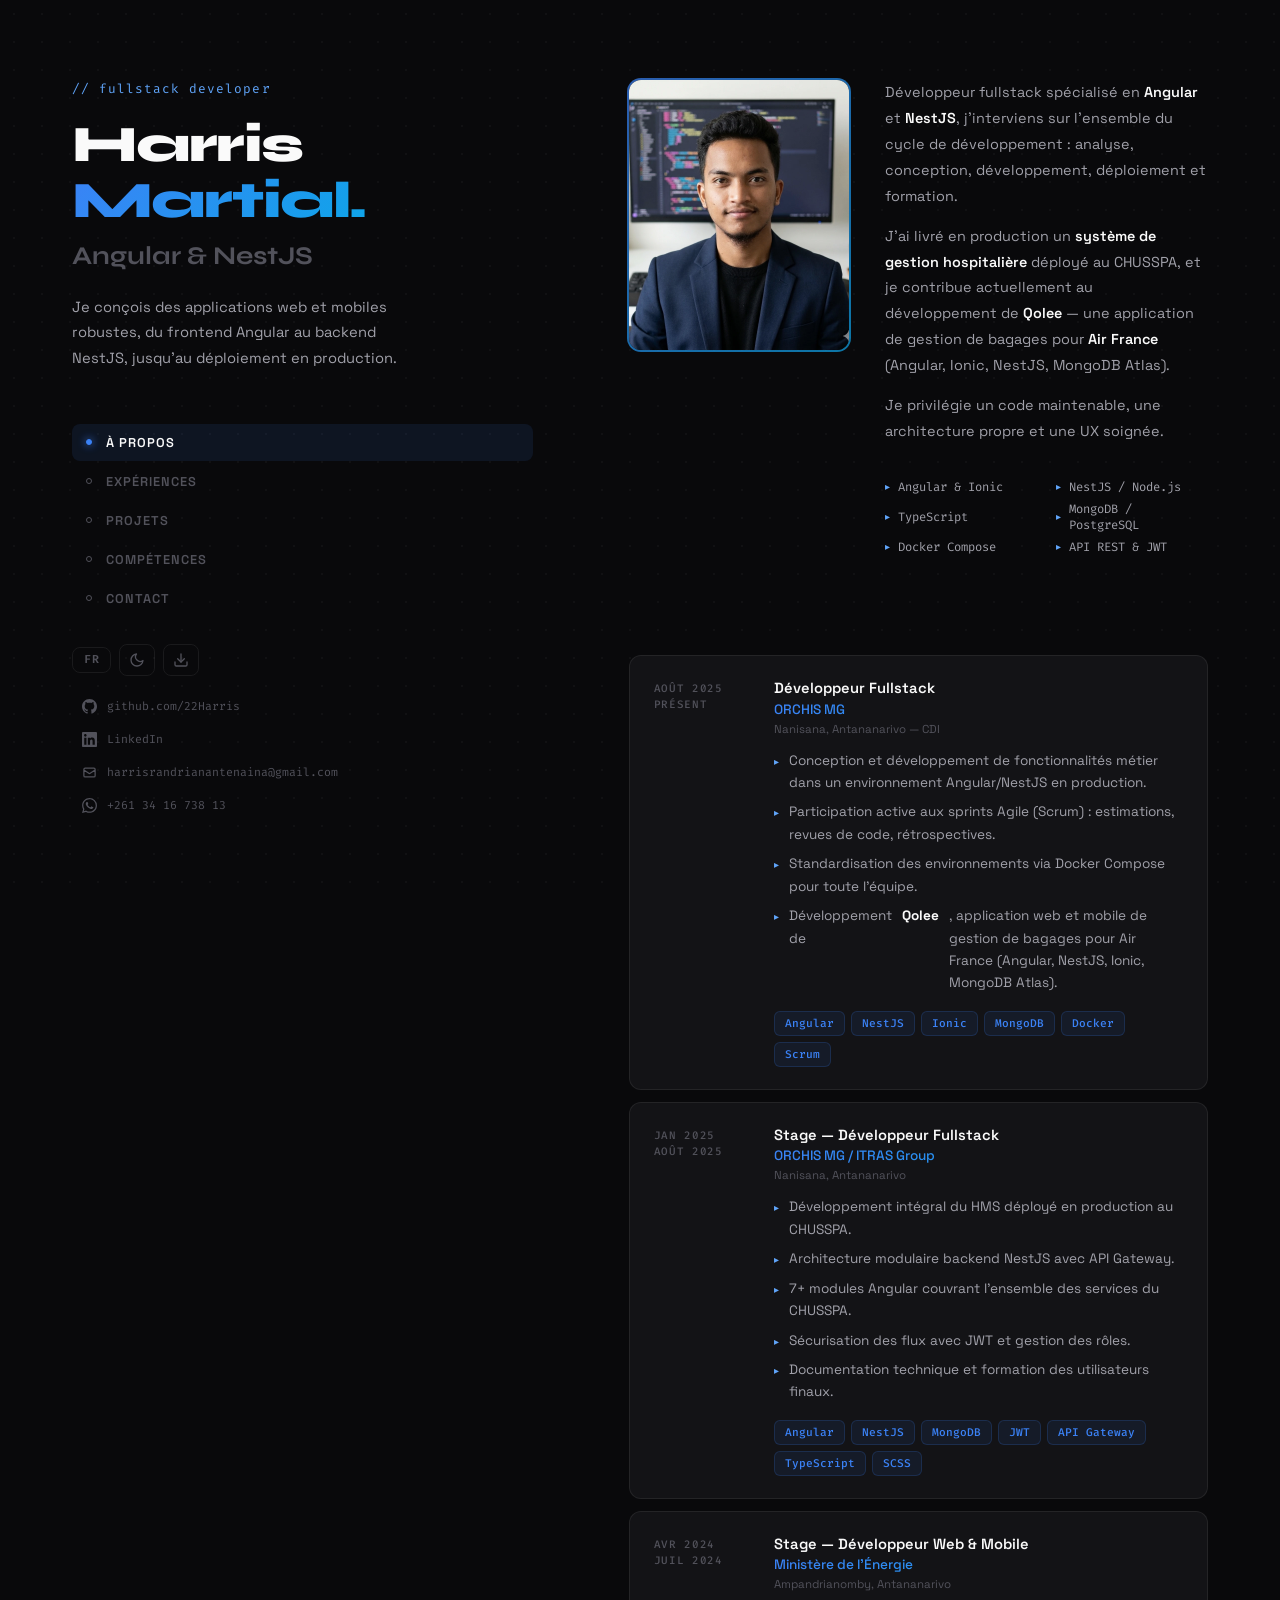
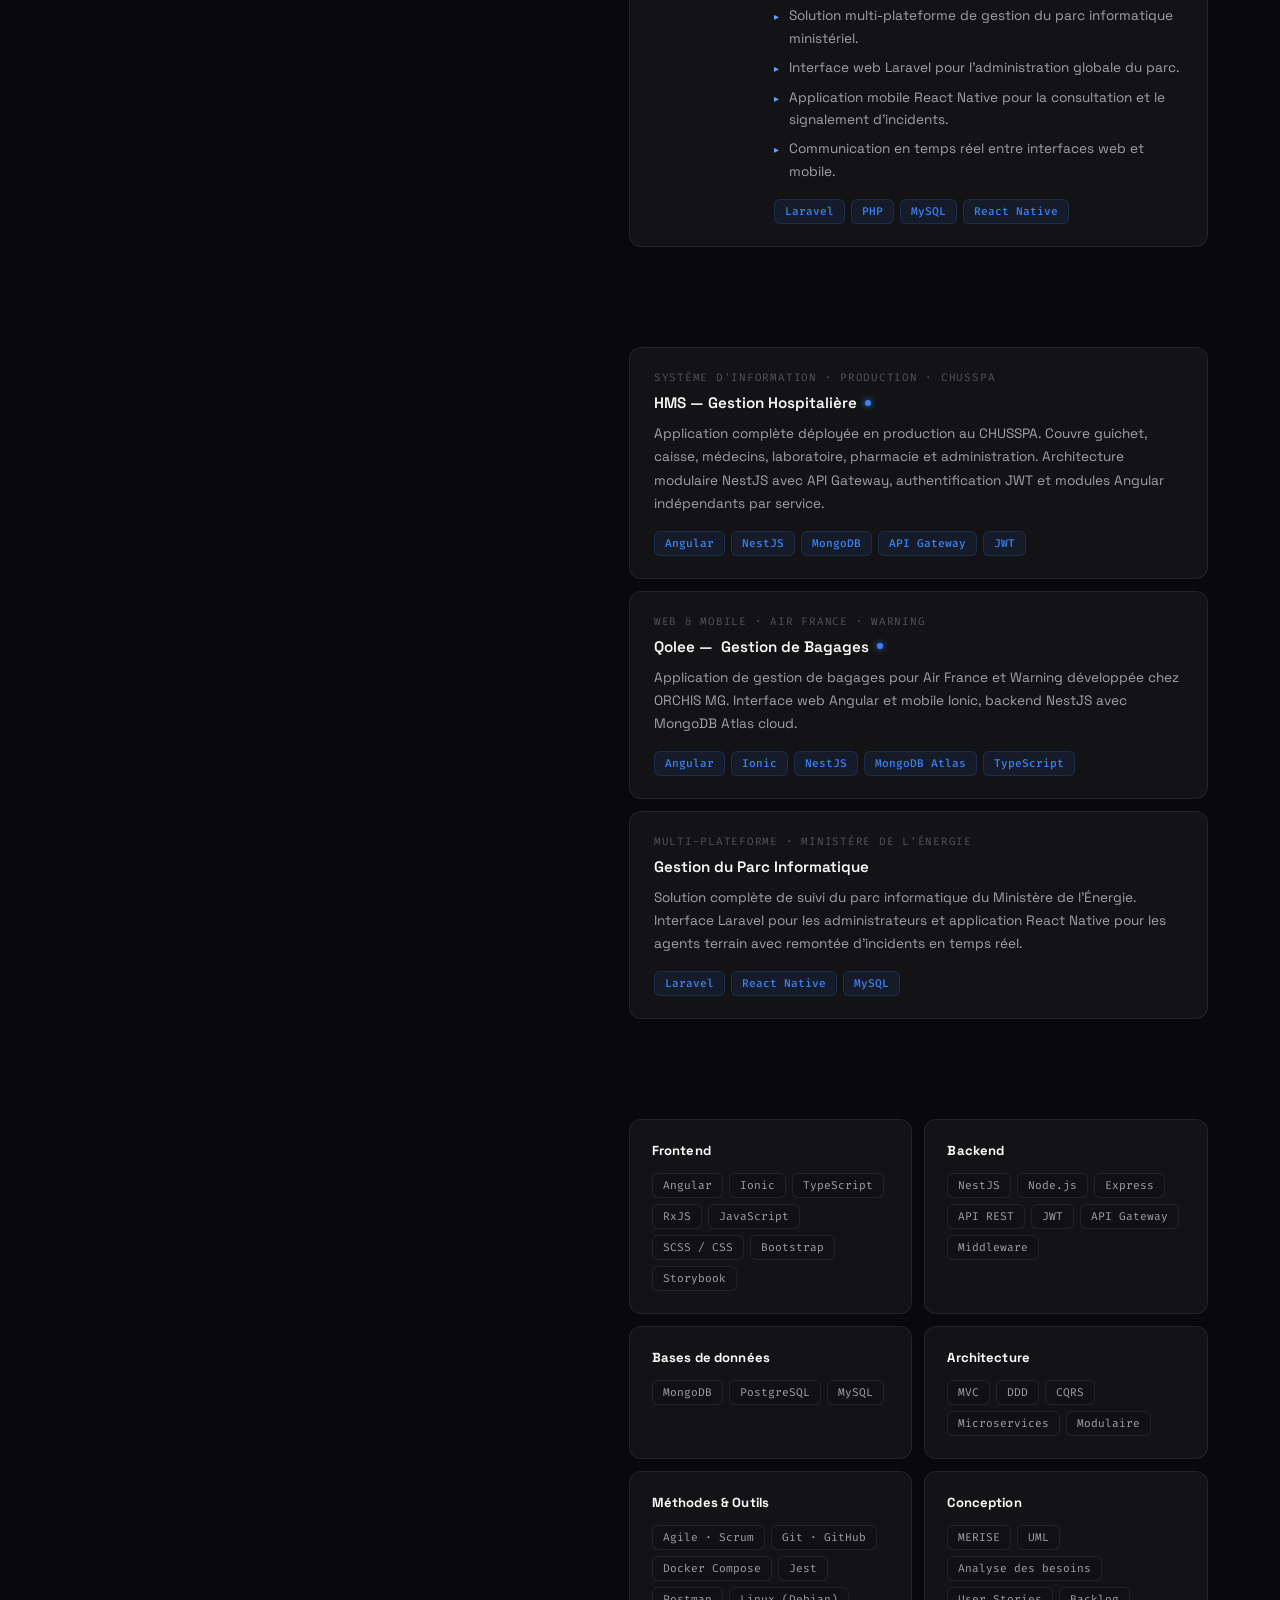
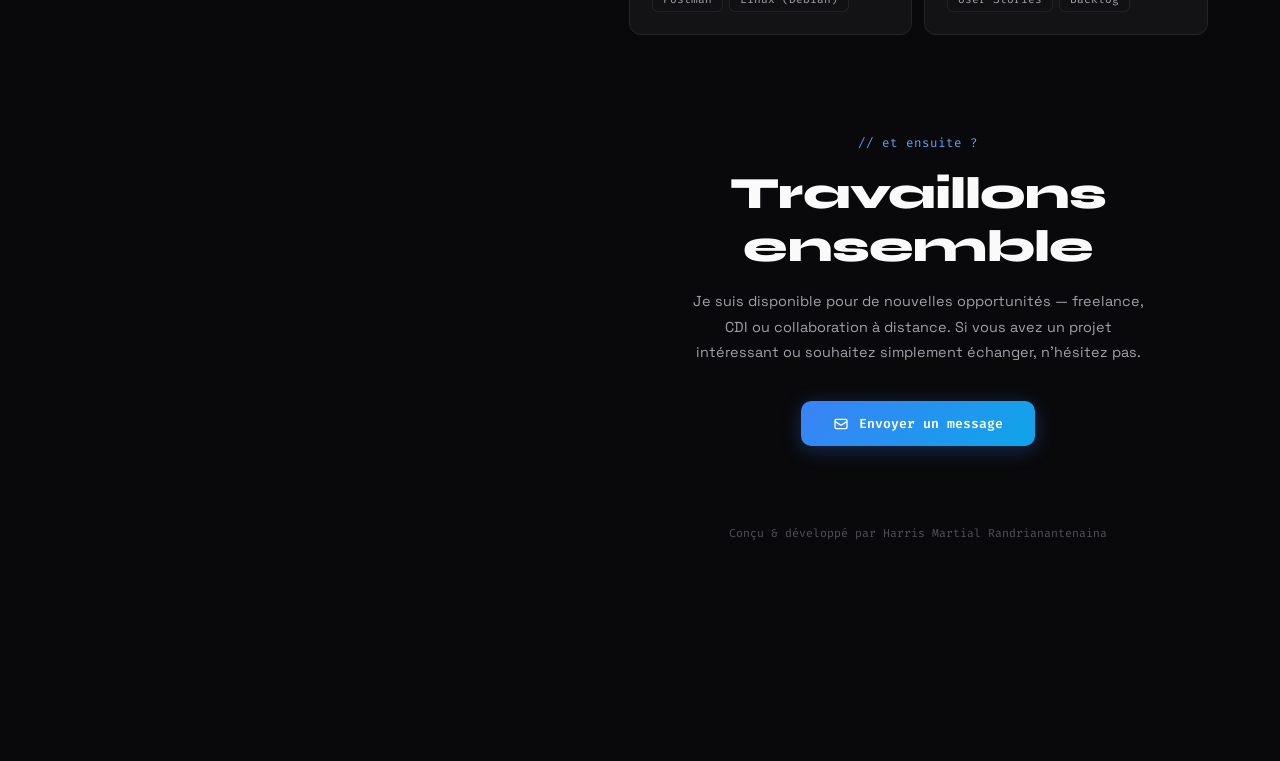
<file: index.html>
<!doctype html>
<html lang="fr" class="dark">
  <head>
    <meta charset="UTF-8" />
    <meta name="viewport" content="width=device-width, initial-scale=1.0" />
    <title>Harris Martial — Développeur Fullstack</title>
    <link rel="preconnect" href="https://fonts.googleapis.com" />
    <link rel="preconnect" href="https://fonts.gstatic.com" crossorigin />
    <link
      href="https://fonts.googleapis.com/css2?family=Space+Grotesk:wght@300;400;500;600;700&family=Fira+Code:wght@400;500;600&family=Syne:wght@700;800&display=swap"
      rel="stylesheet"
    />
    <style>
      /* ─── Reset ─── */
      *,
      *::before,
      *::after {
        box-sizing: border-box;
        margin: 0;
        padding: 0;
      }
      html {
        scroll-behavior: smooth;
        scrollbar-width: thin;
      }
      ::-webkit-scrollbar {
        width: 4px;
      }
      ::-webkit-scrollbar-track {
        background: transparent;
      }
      ::-webkit-scrollbar-thumb {
        border-radius: 9999px;
      }

      /* ─── Design tokens ─── */
      :root {
        --font-display: "Syne", sans-serif;
        --font-body: "Space Grotesk", sans-serif;
        --font-mono: "Fira Code", monospace;

        /* Blue gradient accent */
        --grad-from: #3b82f6;
        --grad-to: #0ea5e9;
        --grad: linear-gradient(135deg, var(--grad-from), var(--grad-to));

        /* Dark theme */
        --bg: #09090b;
        --bg-alt: #111113;
        --bg-card: #131316;
        --border: rgba(255, 255, 255, 0.07);
        --border-hover: rgba(59, 130, 246, 0.4);
        --text-hi: #fafafa;
        --text-body: #a1a1aa;
        --text-muted: #52525b;
        --text-accent: #60a5fa;
        --dot-color: rgba(255, 255, 255, 0.035);
        --glow: rgba(59, 130, 246, 0.15);
        --scrollbar: #27272a;
      }

      html.light {
        --bg: #fafafa;
        --bg-alt: #f4f4f5;
        --bg-card: #ffffff;
        --border: rgba(0, 0, 0, 0.07);
        --border-hover: rgba(59, 130, 246, 0.5);
        --text-hi: #09090b;
        --text-body: #52525b;
        --text-muted: #a1a1aa;
        --text-accent: #2563eb;
        --dot-color: rgba(0, 0, 0, 0.04);
        --glow: rgba(59, 130, 246, 0.08);
        --scrollbar: #d4d4d8;
      }

      html.dark ::-webkit-scrollbar-thumb,
      html.light ::-webkit-scrollbar-thumb {
        background: var(--scrollbar);
      }
      html.dark,
      html.light {
        scrollbar-color: var(--scrollbar) transparent;
      }

      /* ─── Body ─── */
      body {
        font-family: var(--font-body);
        background: var(--bg);
        color: var(--text-body);
        -webkit-font-smoothing: antialiased;
        overflow-x: hidden;
        transition:
          background 0.3s,
          color 0.3s;
      }

      /* Dot grid background */
      body::before {
        content: "";
        position: fixed;
        inset: 0;
        background-image: radial-gradient(
          var(--dot-color) 1px,
          transparent 1px
        );
        background-size: 28px 28px;
        pointer-events: none;
        z-index: 0;
      }

      ::selection {
        background: rgba(59, 130, 246, 0.25);
        color: var(--text-hi);
      }

      /* ─── Scroll progress ─── */
      #scroll-progress {
        position: fixed;
        top: 0;
        left: 0;
        height: 2px;
        width: 0%;
        background: var(--grad);
        z-index: 200;
        transition: width 0.08s linear;
      }

      /* ─── Spotlight ─── */
      #spotlight {
        pointer-events: none;
        position: fixed;
        inset: 0;
        z-index: 1;
        transition: background 0.4s;
      }

      /* ─── Layout ─── */
      .page {
        position: relative;
        z-index: 2;
        min-height: 100vh;
        display: flex;
        flex-direction: column;
      }

      @media (min-width: 1024px) {
        .page {
          flex-direction: row;
          align-items: flex-start;
        }
      }

      /* ─── Left panel ─── */
      .left {
        padding: 56px 24px 48px;
        display: flex;
        flex-direction: column;
        justify-content: space-between;
        gap: 48px;
      }

      @media (min-width: 640px) {
        .left {
          padding: 64px 48px;
        }
      }

      @media (min-width: 1024px) {
        .left {
          position: sticky;
          top: 0;
          width: 46%;
          min-height: 100vh;
          max-height: 100vh;
          overflow: hidden;
          padding: 80px 56px 80px 72px;
          gap: 0;
        }
      }

      /* ─── Right panel ─── */
      .right {
        padding: 0 24px 120px;
      }

      @media (min-width: 640px) {
        .right {
          padding: 0 48px 120px;
        }
      }

      @media (min-width: 1024px) {
        .right {
          width: 54%;
          padding: 80px 72px 120px 40px;
        }
      }

      /* ─── Gradient text utility ─── */
      .grad-text {
        background: var(--grad);
        -webkit-background-clip: text;
        -webkit-text-fill-color: transparent;
        background-clip: text;
      }

      /* ─── Hero ─── */
      .hero-label {
        font-family: var(--font-mono);
        font-size: 0.8rem;
        color: var(--text-accent);
        letter-spacing: 0.08em;
        margin-bottom: 20px;
        opacity: 0;
        animation: fadeIn 0.6s ease-out 80ms forwards;
      }

      .hero-name {
        font-family: var(--font-display);
        font-size: 2.6rem;
        font-weight: 800;
        line-height: 1.1;
        letter-spacing: -0.03em;
        color: var(--text-hi);
        margin-bottom: 10px;
        opacity: 0;
        animation: slideUp 0.7s ease-out 180ms forwards;
      }

      @media (min-width: 640px) {
        .hero-name {
          font-size: 3.2rem;
        }
      }

      .hero-title {
        font-family: var(--font-display);
        font-size: 1.4rem;
        font-weight: 700;
        color: var(--text-muted);
        margin-bottom: 24px;
        opacity: 0;
        animation: slideUp 0.7s ease-out 280ms forwards;
      }

      @media (min-width: 640px) {
        .hero-title {
          font-size: 1.6rem;
        }
      }

      .hero-desc {
        font-size: 0.92rem;
        color: var(--text-body);
        line-height: 1.75;
        max-width: 360px;
        opacity: 0;
        animation: slideUp 0.7s ease-out 360ms forwards;
      }

      /* ─── Nav (desktop) ─── */
      .desktop-nav {
        display: none;
        margin-top: 52px;
      }

      @media (min-width: 1024px) {
        .desktop-nav {
          display: block;
        }
      }

      .desktop-nav ul {
        list-style: none;
        display: flex;
        flex-direction: column;
        gap: 2px;
      }

      .nav-item a {
        display: flex;
        align-items: center;
        gap: 14px;
        padding: 10px 14px;
        border-radius: 8px;
        text-decoration: none;
        transition: background 0.2s;
        cursor: pointer;
      }

      .nav-item a:hover {
        background: rgba(59, 130, 246, 0.07);
      }

      .nav-item a.active {
        background: rgba(59, 130, 246, 0.1);
      }

      .nav-dot {
        width: 6px;
        height: 6px;
        border-radius: 50%;
        border: 1.5px solid var(--text-muted);
        transition: all 0.2s;
        flex-shrink: 0;
      }

      .nav-item a:hover .nav-dot,
      .nav-item a.active .nav-dot {
        background: var(--grad-from);
        border-color: var(--grad-from);
        box-shadow: 0 0 8px var(--grad-from);
      }

      .nav-label-text {
        font-size: 0.8rem;
        font-weight: 600;
        letter-spacing: 0.08em;
        text-transform: uppercase;
        color: var(--text-muted);
        transition: color 0.2s;
      }

      .nav-item a:hover .nav-label-text,
      .nav-item a.active .nav-label-text {
        color: var(--text-hi);
      }

      /* Mobile nav */
      .mobile-nav {
        display: flex;
        flex-wrap: wrap;
        gap: 8px;
        margin-top: 32px;
      }

      @media (min-width: 1024px) {
        .mobile-nav {
          display: none;
        }
      }

      .mobile-nav a {
        font-family: var(--font-mono);
        font-size: 0.72rem;
        font-weight: 500;
        letter-spacing: 0.06em;
        text-transform: uppercase;
        color: var(--text-muted);
        text-decoration: none;
        padding: 6px 12px;
        border-radius: 6px;
        border: 1px solid var(--border);
        transition: all 0.15s;
      }

      .mobile-nav a:hover {
        color: var(--text-hi);
        border-color: var(--border-hover);
        background: rgba(59, 130, 246, 0.07);
      }

      /* ─── Left footer ─── */
      .left-footer {
        display: flex;
        flex-direction: column;
        gap: 16px;
      }

      @media (min-width: 1024px) {
        .left-footer {
          margin-top: 0;
        }
      }

      .controls {
        display: flex;
        align-items: center;
        gap: 8px;
      }

      .icon-btn {
        background: none;
        border: 1px solid var(--border);
        border-radius: 8px;
        padding: 7px 9px;
        cursor: pointer;
        color: var(--text-muted);
        display: flex;
        align-items: center;
        justify-content: center;
        transition: all 0.15s;
      }

      .icon-btn:hover {
        color: var(--text-hi);
        border-color: var(--border-hover);
        background: rgba(59, 130, 246, 0.07);
      }

      .icon-btn svg {
        width: 16px;
        height: 16px;
      }

      .social-row {
        list-style: none;
        display: flex;
        align-items: center;
        gap: 4px;
      }

      @media (min-width: 1024px) {
        .social-row {
          flex-direction: column;
          align-items: flex-start;
        }
      }

      .social-row li a {
        display: flex;
        align-items: center;
        gap: 10px;
        padding: 7px 10px;
        border-radius: 8px;
        color: var(--text-muted);
        text-decoration: none;
        font-family: var(--font-mono);
        font-size: 0.72rem;
        transition: all 0.15s;
        white-space: nowrap;
      }

      .social-row li a:hover {
        color: var(--text-hi);
        background: rgba(59, 130, 246, 0.07);
      }

      .social-row li a svg {
        width: 15px;
        height: 15px;
        flex-shrink: 0;
      }

      /* ─── Section ─── */
      section {
        margin-bottom: 100px;
        scroll-margin-top: 80px;
      }

      .sec-header {
        display: flex;
        align-items: center;
        gap: 12px;
        margin-bottom: 36px;
      }

      @media (min-width: 1024px) {
        .sec-header {
          display: none;
        }
      }

      .sec-num {
        font-family: var(--font-mono);
        font-size: 0.72rem;
        font-weight: 600;
        color: var(--text-accent);
        letter-spacing: 0.06em;
        padding: 3px 8px;
        border-radius: 4px;
        border: 1px solid rgba(59, 130, 246, 0.25);
        background: rgba(59, 130, 246, 0.07);
      }

      .sec-title-text {
        font-size: 0.75rem;
        font-weight: 700;
        text-transform: uppercase;
        letter-spacing: 0.12em;
        color: var(--text-hi);
      }

      .sec-line {
        flex: 1;
        height: 1px;
        background: var(--border);
      }

      /* ─── About layout ─── */
      .about-layout {
        display: flex;
        flex-direction: column;
        gap: 28px;
      }

      .about-top {
        display: flex;
        flex-direction: column;
        gap: 28px;
      }

      @media (min-width: 560px) {
        .about-top {
          flex-direction: row;
          align-items: flex-start;
          gap: 36px;
        }
        .avatar-wrap {
          flex-shrink: 0;
        }
        .about-right {
          flex: 1;
          display: flex;
          flex-direction: column;
          gap: 0;
        }
      }

      .about-p {
        font-size: 0.9rem;
        color: var(--text-body);
        line-height: 1.8;
        margin-bottom: 14px;
      }

      .about-p strong {
        color: var(--text-hi);
        font-weight: 600;
      }

      .tech-grid {
        list-style: none;
        display: grid;
        grid-template-columns: 1fr 1fr;
        gap: 6px 20px;
        margin-top: 20px;
      }

      .tech-grid li {
        display: flex;
        align-items: center;
        gap: 8px;
        font-family: var(--font-mono);
        font-size: 0.76rem;
        color: var(--text-body);
      }

      .tech-grid li::before {
        content: "▸";
        color: var(--text-accent);
        font-size: 0.65rem;
      }

      /* ─── Avatar ─── */
      .avatar-wrap {
        position: relative;
        display: inline-block;
      }

      /* gradient border using pseudo */
      .avatar-wrap::before {
        content: "";
        position: absolute;
        inset: -2px;
        border-radius: 14px;
        background: var(--grad);
        z-index: 0;
        opacity: 0.7;
        transition: opacity 0.3s;
      }

      .avatar-wrap:hover::before {
        opacity: 1;
      }

      .avatar-wrap::after {
        content: "";
        position: absolute;
        inset: 0;
        border-radius: 12px;
        background: var(--bg-card);
        z-index: 0;
      }

      .avatar-img {
        position: relative;
        z-index: 1;
        width: 220px;
        height: 270px;
        border-radius: 12px;
        object-fit: cover;
        object-position: center top;
        display: block;
        filter: grayscale(10%);
        transition: filter 0.3s;
      }

      @media (max-width: 559px) {
        .avatar-img {
          width: 100%;
          max-width: 280px;
          height: 320px;
          margin: 0 auto;
        }
      }

      .avatar-wrap:hover .avatar-img {
        filter: grayscale(0%);
      }

      /* ─── Experience / Project card ─── */
      .card {
        position: relative;
        border-radius: 12px;
        border: 1px solid var(--border);
        padding: 22px 24px;
        margin-bottom: 12px;
        background: var(--bg-card);
        transition:
          border-color 0.2s,
          box-shadow 0.2s,
          transform 0.2s;
        overflow: hidden;
      }

      .card::before {
        content: "";
        position: absolute;
        inset: 0;
        background: var(--grad);
        opacity: 0;
        transition: opacity 0.2s;
        z-index: 0;
        border-radius: inherit;
      }

      .card:hover {
        border-color: var(--border-hover);
        box-shadow:
          0 0 0 1px rgba(59, 130, 246, 0.15),
          0 8px 32px rgba(59, 130, 246, 0.08);
        transform: translateY(-1px);
      }

      .card > * {
        position: relative;
        z-index: 1;
      }

      .card-meta {
        display: flex;
        flex-direction: column;
        gap: 16px;
      }

      @media (min-width: 580px) {
        .card-meta {
          flex-direction: row;
          gap: 20px;
        }
        .card-period {
          width: 100px;
          flex-shrink: 0;
        }
      }

      .card-period {
        font-family: var(--font-mono);
        font-size: 0.68rem;
        font-weight: 500;
        text-transform: uppercase;
        letter-spacing: 0.06em;
        color: var(--text-muted);
        line-height: 1.5;
        padding-top: 3px;
      }

      .card-body {
        flex: 1;
      }

      .card-role {
        font-size: 0.92rem;
        font-weight: 600;
        color: var(--text-hi);
        line-height: 1.4;
        margin-bottom: 2px;
        transition: color 0.15s;
      }

      .card:hover .card-role {
        color: var(--grad-from);
      }

      .card-company {
        font-size: 0.85rem;
        font-weight: 500;
        background: var(--grad);
        -webkit-background-clip: text;
        -webkit-text-fill-color: transparent;
        background-clip: text;
      }

      .card-location {
        font-size: 0.72rem;
        color: var(--text-muted);
        margin-top: 4px;
        margin-bottom: 14px;
      }

      .card-bullets {
        list-style: none;
        display: flex;
        flex-direction: column;
        gap: 7px;
        margin-bottom: 16px;
      }

      .card-bullets li {
        display: flex;
        align-items: flex-start;
        gap: 10px;
        font-size: 0.85rem;
        color: var(--text-body);
        line-height: 1.65;
      }

      .card-bullets li::before {
        content: "▸";
        color: var(--text-accent);
        font-size: 0.6rem;
        margin-top: 5px;
        flex-shrink: 0;
      }

      /* Project specific */
      .card-context {
        font-family: var(--font-mono);
        font-size: 0.68rem;
        text-transform: uppercase;
        letter-spacing: 0.07em;
        color: var(--text-muted);
        margin-bottom: 8px;
      }

      .card-title {
        font-size: 0.95rem;
        font-weight: 600;
        color: var(--text-hi);
        margin-bottom: 10px;
        display: flex;
        align-items: center;
        gap: 8px;
        transition: color 0.15s;
      }

      .card:hover .card-title {
        color: var(--grad-from);
      }

      .card-featured-dot {
        width: 6px;
        height: 6px;
        border-radius: 50%;
        background: var(--grad-from);
        box-shadow: 0 0 6px var(--grad-from);
        flex-shrink: 0;
      }

      .card-desc {
        font-size: 0.85rem;
        color: var(--text-body);
        line-height: 1.7;
        margin-bottom: 16px;
      }

      /* ─── Tags ─── */
      .tags {
        display: flex;
        flex-wrap: wrap;
        gap: 6px;
      }

      .tag {
        font-family: var(--font-mono);
        font-size: 0.7rem;
        font-weight: 500;
        padding: 4px 10px;
        border-radius: 6px;
        background: rgba(59, 130, 246, 0.08);
        color: var(--grad-from);
        border: 1px solid rgba(59, 130, 246, 0.18);
        transition: all 0.2s;
      }

      .card:hover .tag {
        background: rgba(59, 130, 246, 0.14);
        border-color: rgba(59, 130, 246, 0.35);
      }

      /* ─── Skills bento ─── */
      .bento {
        display: grid;
        grid-template-columns: 1fr;
        gap: 12px;
      }

      @media (min-width: 540px) {
        .bento {
          grid-template-columns: 1fr 1fr;
        }
      }

      .bento-wide {
        grid-column: 1 / -1;
      }

      @media (min-width: 900px) {
        .bento-wide {
          grid-column: span 1;
        }
      }

      .bento-card {
        border-radius: 12px;
        border: 1px solid var(--border);
        padding: 22px;
        background: var(--bg-card);
        transition:
          border-color 0.2s,
          box-shadow 0.2s,
          transform 0.2s;
        position: relative;
        overflow: hidden;
      }

      /* gradient top-border accent */
      .bento-card::before {
        content: "";
        position: absolute;
        top: 0;
        left: 0;
        right: 0;
        height: 2px;
        background: var(--grad);
        opacity: 0;
        transition: opacity 0.2s;
      }

      .bento-card:hover {
        border-color: var(--border-hover);
        box-shadow: 0 4px 24px rgba(59, 130, 246, 0.08);
        transform: translateY(-2px);
      }

      .bento-card:hover::before {
        opacity: 1;
      }

      .bento-heading {
        font-size: 0.82rem;
        font-weight: 700;
        color: var(--text-hi);
        margin-bottom: 14px;
        letter-spacing: 0.01em;
      }

      .skill-pills {
        display: flex;
        flex-wrap: wrap;
        gap: 6px;
      }

      .skill-pill {
        font-family: var(--font-mono);
        font-size: 0.7rem;
        padding: 4px 10px;
        border-radius: 6px;
        border: 1px solid var(--border);
        color: var(--text-body);
        background: var(--bg-alt);
        transition: all 0.2s;
      }

      .bento-card:hover .skill-pill {
        border-color: rgba(59, 130, 246, 0.25);
        color: var(--text-hi);
        background: rgba(59, 130, 246, 0.06);
      }

      /* ─── Contact ─── */
      .contact-wrap {
        text-align: center;
        max-width: 460px;
        margin: 0 auto;
      }

      .contact-overline {
        font-family: var(--font-mono);
        font-size: 0.78rem;
        color: var(--text-accent);
        letter-spacing: 0.08em;
        margin-bottom: 16px;
      }

      .contact-heading {
        font-family: var(--font-display);
        font-size: 2.2rem;
        font-weight: 800;
        color: var(--text-hi);
        margin-bottom: 16px;
        letter-spacing: -0.02em;
      }

      @media (min-width: 640px) {
        .contact-heading {
          font-size: 2.8rem;
        }
      }

      .contact-body {
        font-size: 0.9rem;
        color: var(--text-body);
        line-height: 1.75;
        margin-bottom: 36px;
      }

      .contact-btn {
        display: inline-flex;
        align-items: center;
        gap: 10px;
        padding: 14px 32px;
        border-radius: 10px;
        background: var(--grad);
        color: #fff;
        font-family: var(--font-mono);
        font-size: 0.82rem;
        font-weight: 600;
        text-decoration: none;
        transition:
          opacity 0.15s,
          transform 0.15s,
          box-shadow 0.15s;
        box-shadow: 0 4px 20px rgba(59, 130, 246, 0.3);
      }

      .contact-btn:hover {
        opacity: 0.9;
        transform: translateY(-2px);
        box-shadow: 0 8px 32px rgba(59, 130, 246, 0.4);
      }

      .footer-credit {
        text-align: center;
        margin-top: 80px;
        font-family: var(--font-mono);
        font-size: 0.72rem;
        color: var(--text-muted);
      }

      /* ─── Animations ─── */
      @keyframes fadeIn {
        from {
          opacity: 0;
        }
        to {
          opacity: 1;
        }
      }

      @keyframes slideUp {
        from {
          opacity: 0;
          transform: translateY(18px);
        }
        to {
          opacity: 1;
          transform: translateY(0);
        }
      }

      .reveal {
        opacity: 0;
        transform: translateY(16px);
        transition:
          opacity 0.55s ease-out,
          transform 0.55s ease-out;
      }

      .reveal.visible {
        opacity: 1;
        transform: translateY(0);
      }

      /* ══════════════════════════════════════
         RESPONSIVE
      ══════════════════════════════════════ */

      /* ── Tablet & mobile : social icons only ── */
      @media (max-width: 1023px) {
        .social-label {
          display: none;
        }
        .social-row {
          flex-direction: row;
          flex-wrap: wrap;
          gap: 4px;
        }
        .social-row li a {
          padding: 9px;
          white-space: normal;
        }
      }

      /* ── Mobile : right panel needs breathing room below header ── */
      @media (max-width: 1023px) {
        .right {
          padding-top: 8px;
        }
        section {
          margin-bottom: 72px;
        }
      }

      /* ── Mobile : about avatar centered ── */
      @media (max-width: 559px) {
        .about-top {
          align-items: center;
        }
        .avatar-wrap {
          display: block;
          margin: 0 auto;
        }
        .avatar-img {
          width: 180px;
          height: 220px;
        }
      }

      /* ── Mobile (< 640px) : general sizing ── */
      @media (max-width: 639px) {
        .left {
          padding: 40px 20px 36px;
          gap: 36px;
        }
        .right {
          padding-left: 20px;
          padding-right: 20px;
          padding-bottom: 80px;
        }
        .hero-name {
          font-size: 2.2rem;
        }
        .hero-title {
          font-size: 1.2rem;
        }
        .hero-desc {
          max-width: 100%;
        }
        .card {
          padding: 16px 18px;
        }
        .bento-card {
          padding: 18px;
        }
        .contact-heading {
          font-size: 1.8rem;
        }
        .contact-wrap {
          padding: 0 4px;
        }
        .about-p {
          font-size: 0.88rem;
        }
        .card-bullets li {
          font-size: 0.82rem;
        }
        .card-role {
          font-size: 0.88rem;
        }
      }

      /* ── Very small phones (< 380px) ── */
      @media (max-width: 379px) {
        .left {
          padding: 32px 16px 28px;
        }
        .right {
          padding-left: 16px;
          padding-right: 16px;
        }
        .hero-name {
          font-size: 1.9rem;
        }
        .hero-label {
          font-size: 0.72rem;
        }
        .mobile-nav {
          gap: 6px;
        }
        .mobile-nav a {
          font-size: 0.68rem;
          padding: 5px 10px;
        }
        .contact-heading {
          font-size: 1.6rem;
        }
      }

      /* ── Tablet portrait (640–1023px) ── */
      @media (min-width: 640px) and (max-width: 1023px) {
        .left {
          padding: 56px 48px 48px;
        }
        .right {
          padding: 24px 48px 96px;
        }
        .hero-name {
          font-size: 2.8rem;
        }
        .bento {
          grid-template-columns: repeat(2, 1fr);
        }
        .bento-wide {
          grid-column: 1 / -1;
        }
        .avatar-img {
          width: 200px;
          height: 240px;
        }
      }

      /* ── Lang button ─── */
      .lang-btn {
        background: none;
        border: 1px solid var(--border);
        border-radius: 8px;
        padding: 6px 11px;
        cursor: pointer;
        color: var(--text-muted);
        font-family: var(--font-mono);
        font-size: 0.72rem;
        font-weight: 600;
        letter-spacing: 0.06em;
        transition: all 0.15s;
        line-height: 1;
      }
      .lang-btn:hover {
        color: var(--text-hi);
        border-color: var(--border-hover);
        background: rgba(59, 130, 246, 0.07);
      }

      /* ─── Focus ─── */
      :focus-visible {
        outline: 2px solid var(--grad-from);
        outline-offset: 3px;
        border-radius: 4px;
      }
    </style>
  </head>
  <body>
    <div id="scroll-progress"></div>
    <div id="spotlight"></div>

    <div class="page">
      <!-- ════ LEFT PANEL ════ -->
      <header class="left">
        <div>
          <p class="hero-label" data-i18n="hero.label">
            // fullstack developer
          </p>

          <h1 class="hero-name">
            Harris<br />
            <span class="grad-text">Martial.</span>
          </h1>

          <h2 class="hero-title" data-i18n="hero.title">
            Angular &amp; NestJS
          </h2>

          <p
            class="hero-desc"
            data-i18n="hero.desc"
            style="opacity: 0; animation: slideUp 0.7s ease-out 440ms forwards"
          >
            Je conçois des applications web et mobiles robustes, du frontend
            Angular au backend NestJS, jusqu'au déploiement en production.
          </p>

          <!-- Desktop nav -->
          <nav class="desktop-nav" aria-label="Navigation">
            <ul>
              <li class="nav-item">
                <a href="#about" data-sec="about">
                  <span class="nav-dot"></span
                  ><span class="nav-label-text" data-i18n="nav.about"
                    >À propos</span
                  ></a
                >
              </li>
              <li class="nav-item">
                <a href="#experience" data-sec="experience">
                  <span class="nav-dot"></span
                  ><span class="nav-label-text" data-i18n="nav.experience"
                    >Expériences</span
                  ></a
                >
              </li>
              <li class="nav-item">
                <a href="#projects" data-sec="projects">
                  <span class="nav-dot"></span
                  ><span class="nav-label-text" data-i18n="nav.projects"
                    >Projets</span
                  ></a
                >
              </li>
              <li class="nav-item">
                <a href="#skills" data-sec="skills">
                  <span class="nav-dot"></span
                  ><span class="nav-label-text" data-i18n="nav.skills"
                    >Compétences</span
                  ></a
                >
              </li>
              <li class="nav-item">
                <a href="#contact" data-sec="contact">
                  <span class="nav-dot"></span
                  ><span class="nav-label-text" data-i18n="nav.contact"
                    >Contact</span
                  ></a
                >
              </li>
            </ul>
          </nav>

          <!-- Mobile nav -->
          <nav class="mobile-nav" aria-label="Navigation mobile">
            <a href="#about" data-i18n="nav.about">À propos</a>
            <a href="#experience" data-i18n="nav.experience">Expériences</a>
            <a href="#projects" data-i18n="nav.projects">Projets</a>
            <a href="#skills" data-i18n="nav.skills">Compétences</a>
            <a href="#contact" data-i18n="nav.contact">Contact</a>
          </nav>
        </div>

        <!-- Bottom controls + socials -->
        <div class="left-footer">
          <div class="controls">
            <button class="lang-btn" id="lang-btn" aria-label="Switch language">
              EN
            </button>
            <button
              class="icon-btn"
              id="theme-btn"
              aria-label="Basculer le thème"
            >
              <svg
                id="icon-moon"
                xmlns="http://www.w3.org/2000/svg"
                viewBox="0 0 24 24"
                fill="none"
                stroke="currentColor"
                stroke-width="2"
                stroke-linecap="round"
                stroke-linejoin="round"
              >
                <path d="M21 12.79A9 9 0 1 1 11.21 3 7 7 0 0 0 21 12.79z" />
              </svg>
              <svg
                id="icon-sun"
                xmlns="http://www.w3.org/2000/svg"
                viewBox="0 0 24 24"
                fill="none"
                stroke="currentColor"
                stroke-width="2"
                stroke-linecap="round"
                stroke-linejoin="round"
                style="display: none"
              >
                <circle cx="12" cy="12" r="5" />
                <line x1="12" y1="1" x2="12" y2="3" />
                <line x1="12" y1="21" x2="12" y2="23" />
                <line x1="4.22" y1="4.22" x2="5.64" y2="5.64" />
                <line x1="18.36" y1="18.36" x2="19.78" y2="19.78" />
                <line x1="1" y1="12" x2="3" y2="12" />
                <line x1="21" y1="12" x2="23" y2="12" />
                <line x1="4.22" y1="19.78" x2="5.64" y2="18.36" />
                <line x1="18.36" y1="5.64" x2="19.78" y2="4.22" />
              </svg>
            </button>
            <button
              class="icon-btn"
              id="pdf-btn"
              aria-label="Télécharger le CV en PDF"
              title="Télécharger CV (PDF)"
            >
              <svg
                xmlns="http://www.w3.org/2000/svg"
                viewBox="0 0 24 24"
                fill="none"
                stroke="currentColor"
                stroke-width="2"
                stroke-linecap="round"
                stroke-linejoin="round"
              >
                <path d="M21 15v4a2 2 0 0 1-2 2H5a2 2 0 0 1-2-2v-4" />
                <polyline points="7 10 12 15 17 10" />
                <line x1="12" y1="15" x2="12" y2="3" />
              </svg>
            </button>
          </div>

          <ul class="social-row">
            <li>
              <a
                href="https://github.com/22Harris"
                target="_blank"
                rel="noopener noreferrer"
              >
                <svg fill="currentColor" viewBox="0 0 24 24">
                  <path
                    d="M12 0c-6.626 0-12 5.373-12 12 0 5.302 3.438 9.8 8.207 11.387.599.111.793-.261.793-.577v-2.234c-3.338.726-4.033-1.416-4.033-1.416-.546-1.387-1.333-1.756-1.333-1.756-1.089-.745.083-.729.083-.729 1.205.084 1.839 1.237 1.839 1.237 1.07 1.834 2.807 1.304 3.492.997.107-.775.418-1.305.762-1.604-2.665-.305-5.467-1.334-5.467-5.931 0-1.311.469-2.381 1.236-3.221-.124-.303-.535-1.524.117-3.176 0 0 1.008-.322 3.301 1.23.957-.266 1.983-.399 3.003-.404 1.02.005 2.047.138 3.006.404 2.291-1.552 3.297-1.23 3.297-1.23.653 1.653.242 2.874.118 3.176.77.84 1.235 1.911 1.235 3.221 0 4.609-2.807 5.624-5.479 5.921.43.372.823 1.102.823 2.222v3.293c0 .319.192.694.801.576 4.765-1.589 8.199-6.086 8.199-11.386 0-6.627-5.373-12-12-12z"
                  />
                </svg>
                <span class="social-label">github.com/22Harris</span>
              </a>
            </li>
            <li>
              <a
                href="https://www.linkedin.com/in/harris-martial-randrianantenaina-abb2b4339"
                target="_blank"
                rel="noopener noreferrer"
              >
                <svg fill="currentColor" viewBox="0 0 24 24">
                  <path
                    d="M20.447 20.452h-3.554v-5.569c0-1.328-.027-3.037-1.852-3.037-1.853 0-2.136 1.445-2.136 2.939v5.667H9.351V9h3.414v1.561h.046c.477-.9 1.637-1.85 3.37-1.85 3.601 0 4.267 2.37 4.267 5.455v6.286zM5.337 7.433c-1.144 0-2.063-.926-2.063-2.065 0-1.138.92-2.063 2.063-2.063 1.14 0 2.064.925 2.064 2.063 0 1.139-.925 2.065-2.064 2.065zm1.782 13.019H3.555V9h3.564v11.452zM22.225 0H1.771C.792 0 0 .774 0 1.729v20.542C0 23.227.792 24 1.771 24h20.451C23.2 24 24 23.227 24 22.271V1.729C24 .774 23.2 0 22.222 0h.003z"
                  />
                </svg>
                <span class="social-label">LinkedIn</span>
              </a>
            </li>
            <li>
              <a href="mailto:harrisrandrianantenaina@gmail.com">
                <svg
                  fill="none"
                  viewBox="0 0 24 24"
                  stroke="currentColor"
                  stroke-width="2"
                >
                  <path
                    stroke-linecap="round"
                    stroke-linejoin="round"
                    d="M3 8l7.89 5.26a2 2 0 002.22 0L21 8M5 19h14a2 2 0 002-2V7a2 2 0 00-2-2H5a2 2 0 00-2 2v10a2 2 0 002 2z"
                  />
                </svg>
                <span class="social-label"
                  >harrisrandrianantenaina@gmail.com</span
                >
              </a>
            </li>
            <li>
              <a
                href="https://wa.me/261341673813"
                target="_blank"
                rel="noopener noreferrer"
              >
                <svg fill="currentColor" viewBox="0 0 24 24">
                  <path
                    d="M17.472 14.382c-.297-.149-1.758-.867-2.03-.967-.273-.099-.471-.148-.67.15-.197.297-.767.966-.94 1.164-.173.199-.347.223-.644.075-.297-.15-1.255-.463-2.39-1.475-.883-.788-1.48-1.761-1.653-2.059-.173-.297-.018-.458.13-.606.134-.133.298-.347.446-.52.149-.174.198-.298.298-.497.099-.198.05-.371-.025-.52-.075-.149-.669-1.612-.916-2.207-.242-.579-.487-.5-.669-.51-.173-.008-.371-.01-.57-.01-.198 0-.52.074-.792.372-.272.297-1.04 1.016-1.04 2.479 0 1.462 1.065 2.875 1.213 3.074.149.198 2.096 3.2 5.077 4.487.709.306 1.262.489 1.694.625.712.227 1.36.195 1.871.118.571-.085 1.758-.719 2.006-1.413.248-.694.248-1.289.173-1.413-.074-.124-.272-.198-.57-.347m-5.421 7.403h-.004a9.87 9.87 0 01-5.031-1.378l-.361-.214-3.741.982.998-3.648-.235-.374a9.86 9.86 0 01-1.51-5.26c.001-5.45 4.436-9.884 9.888-9.884 2.64 0 5.122 1.03 6.988 2.898a9.825 9.825 0 012.893 6.994c-.003 5.45-4.437 9.884-9.885 9.884m8.413-18.297A11.815 11.815 0 0012.05 0C5.495 0 .16 5.335.157 11.892c0 2.096.547 4.142 1.588 5.945L.057 24l6.305-1.654a11.882 11.882 0 005.683 1.448h.005c6.554 0 11.89-5.335 11.893-11.893a11.821 11.821 0 00-3.48-8.413z"
                  />
                </svg>
                <span class="social-label">+261 34 16 738 13</span>
              </a>
            </li>
          </ul>
        </div>
      </header>

      <!-- ════ RIGHT PANEL ════ -->
      <main class="right">
        <!-- ── À propos ── -->
        <section id="about">
          <div class="sec-header">
            <span class="sec-num">01</span>
            <span class="sec-title-text" data-i18n="nav.about">À propos</span>
            <span class="sec-line"></span>
          </div>

          <div class="about-layout reveal">
            <div class="about-top">
              <div class="avatar-wrap">
                <picture>
                  <source srcset="media.webp" type="image/webp" />
                  <img
                    class="avatar-img"
                    src="Media.png"
                    alt="Harris Martial Randrianantenaina"
                  />
                </picture>
              </div>

              <div class="about-right">
                <p class="about-p" data-i18n-html="about.p1">
                  Développeur fullstack spécialisé en
                  <strong>Angular</strong> et <strong>NestJS</strong>,
                  j'interviens sur l'ensemble du cycle de développement&nbsp;:
                  analyse, conception, développement, déploiement et formation.
                </p>
                <p class="about-p" data-i18n-html="about.p2">
                  J'ai livré en production un
                  <strong>système de gestion hospitalière</strong> déployé au
                  CHUSSPA, et je contribue actuellement au développement de
                  <strong>Qolee</strong> — une application de gestion de bagages
                  pour <strong>Air France</strong> (Angular, Ionic, NestJS,
                  MongoDB Atlas).
                </p>
                <p class="about-p" data-i18n="about.p3">
                  Je privilégie un code maintenable, une architecture propre et
                  une UX soignée.
                </p>
                <ul class="tech-grid">
                  <li>Angular &amp; Ionic</li>
                  <li>NestJS / Node.js</li>
                  <li>TypeScript</li>
                  <li>MongoDB / PostgreSQL</li>
                  <li>Docker Compose</li>
                  <li>API REST &amp; JWT</li>
                </ul>
              </div>
            </div>
          </div>
        </section>

        <!-- ── Expérience ── -->
        <section id="experience">
          <div class="sec-header">
            <span class="sec-num">02</span>
            <span class="sec-title-text" data-i18n="nav.experience"
              >Expériences</span
            >
            <span class="sec-line"></span>
          </div>

          <!-- ORCHIS CDI -->
          <div class="card reveal">
            <div class="card-meta">
              <p class="card-period" data-i18n-html="exp1.period">
                Août 2025<br />Présent
              </p>
              <div class="card-body">
                <p class="card-role" data-i18n="exp1.role">
                  Développeur Fullstack
                </p>
                <p class="card-company">ORCHIS MG</p>
                <p class="card-location" data-i18n="exp1.location">
                  Nanisana, Antananarivo — CDI
                </p>
                <ul class="card-bullets">
                  <li data-i18n="exp1.b1">
                    Conception et développement de fonctionnalités métier dans
                    un environnement Angular/NestJS en production.
                  </li>
                  <li data-i18n="exp1.b2">
                    Participation active aux sprints Agile (Scrum) :
                    estimations, revues de code, rétrospectives.
                  </li>
                  <li data-i18n="exp1.b3">
                    Standardisation des environnements via Docker Compose pour
                    toute l'équipe.
                  </li>
                  <li data-i18n-html="exp1.b4">
                    Développement de
                    <strong style="color: var(--text-hi)">Qolee</strong>,
                    application web et mobile de gestion de bagages pour Air
                    France (Angular, NestJS, Ionic, MongoDB Atlas).
                  </li>
                </ul>
                <div class="tags">
                  <span class="tag">Angular</span
                  ><span class="tag">NestJS</span> <span class="tag">Ionic</span
                  ><span class="tag">MongoDB</span>
                  <span class="tag">Docker</span><span class="tag">Scrum</span>
                </div>
              </div>
            </div>
          </div>

          <!-- Stage HMS -->
          <div class="card reveal">
            <div class="card-meta">
              <p class="card-period" data-i18n-html="exp2.period">
                Jan 2025<br />Août 2025
              </p>
              <div class="card-body">
                <p class="card-role" data-i18n="exp2.role">
                  Stage — Développeur Fullstack
                </p>
                <p class="card-company">ORCHIS MG / ITRAS Group</p>
                <p class="card-location">Nanisana, Antananarivo</p>
                <ul class="card-bullets">
                  <li data-i18n="exp2.b1">
                    Développement intégral du HMS déployé en production au
                    CHUSSPA.
                  </li>
                  <li data-i18n="exp2.b2">
                    Architecture modulaire backend NestJS avec API Gateway.
                  </li>
                  <li data-i18n="exp2.b3">
                    7+ modules Angular couvrant l'ensemble des services du
                    CHUSSPA.
                  </li>
                  <li data-i18n="exp2.b4">
                    Sécurisation des flux avec JWT et gestion des rôles.
                  </li>
                  <li data-i18n="exp2.b5">
                    Documentation technique et formation des utilisateurs
                    finaux.
                  </li>
                </ul>
                <div class="tags">
                  <span class="tag">Angular</span
                  ><span class="tag">NestJS</span>
                  <span class="tag">MongoDB</span><span class="tag">JWT</span>
                  <span class="tag">API Gateway</span
                  ><span class="tag">TypeScript</span>
                  <span class="tag">SCSS</span>
                </div>
              </div>
            </div>
          </div>

          <!-- Ministère -->
          <div class="card reveal">
            <div class="card-meta">
              <p class="card-period" data-i18n-html="exp3.period">
                Avr 2024<br />Juil 2024
              </p>
              <div class="card-body">
                <p class="card-role" data-i18n="exp3.role">
                  Stage — Développeur Web &amp; Mobile
                </p>
                <p class="card-company" data-i18n="exp3.company">
                  Ministère de l'Énergie
                </p>
                <p class="card-location">Ampandrianomby, Antananarivo</p>
                <ul class="card-bullets">
                  <li data-i18n="exp3.b1">
                    Solution multi-plateforme de gestion du parc informatique
                    ministériel.
                  </li>
                  <li data-i18n="exp3.b2">
                    Interface web Laravel pour l'administration globale du parc.
                  </li>
                  <li data-i18n="exp3.b3">
                    Application mobile React Native pour la consultation et le
                    signalement d'incidents.
                  </li>
                  <li data-i18n="exp3.b4">
                    Communication en temps réel entre interfaces web et mobile.
                  </li>
                </ul>
                <div class="tags">
                  <span class="tag">Laravel</span><span class="tag">PHP</span>
                  <span class="tag">MySQL</span
                  ><span class="tag">React Native</span>
                </div>
              </div>
            </div>
          </div>
        </section>

        <!-- ── Projets ── -->
        <section id="projects">
          <div class="sec-header">
            <span class="sec-num">03</span>
            <span class="sec-title-text" data-i18n="nav.projects">Projets</span>
            <span class="sec-line"></span>
          </div>

          <div class="card reveal">
            <p class="card-context" data-i18n="proj1.context">
              Système d'information · Production · CHUSSPA
            </p>
            <h3 class="card-title">
              HMS — Gestion Hospitalière <span class="card-featured-dot"></span>
            </h3>
            <p class="card-desc" data-i18n="proj1.desc">
              Application complète déployée en production au CHUSSPA. Couvre
              guichet, caisse, médecins, laboratoire, pharmacie et
              administration. Architecture modulaire NestJS avec API Gateway,
              authentification JWT et modules Angular indépendants par service.
            </p>
            <div class="tags">
              <span class="tag">Angular</span><span class="tag">NestJS</span>
              <span class="tag">MongoDB</span
              ><span class="tag">API Gateway</span>
              <span class="tag">JWT</span>
            </div>
          </div>

          <div class="card reveal">
            <p class="card-context">Web &amp; Mobile · Air France · Warning</p>
            <h3 class="card-title">
              Qolee — <span data-i18n="proj2.title">Gestion de Bagages</span>
              <span class="card-featured-dot"></span>
            </h3>
            <p class="card-desc" data-i18n="proj2.desc">
              Application de gestion de bagages pour Air France et Warning
              développée chez ORCHIS MG. Interface web Angular et mobile Ionic,
              backend NestJS avec MongoDB Atlas cloud.
            </p>
            <div class="tags">
              <span class="tag">Angular</span><span class="tag">Ionic</span>
              <span class="tag">NestJS</span
              ><span class="tag">MongoDB Atlas</span>
              <span class="tag">TypeScript</span>
            </div>
          </div>

          <div class="card reveal">
            <p class="card-context" data-i18n="proj3.context">
              Multi-plateforme · Ministère de l'Énergie
            </p>
            <h3 class="card-title" data-i18n="proj3.title">
              Gestion du Parc Informatique
            </h3>
            <p class="card-desc" data-i18n="proj3.desc">
              Solution complète de suivi du parc informatique du Ministère de
              l'Énergie. Interface Laravel pour les administrateurs et
              application React Native pour les agents terrain avec remontée
              d'incidents en temps réel.
            </p>
            <div class="tags">
              <span class="tag">Laravel</span
              ><span class="tag">React Native</span>
              <span class="tag">MySQL</span>
            </div>
          </div>
        </section>

        <!-- ── Compétences ── -->
        <section id="skills">
          <div class="sec-header">
            <span class="sec-num">04</span>
            <span class="sec-title-text" data-i18n="nav.skills"
              >Compétences</span
            >
            <span class="sec-line"></span>
          </div>

          <div class="bento">
            <div class="bento-card bento-wide reveal">
              <h3 class="bento-heading">Frontend</h3>
              <div class="skill-pills">
                <span class="skill-pill">Angular</span
                ><span class="skill-pill">Ionic</span>
                <span class="skill-pill">TypeScript</span
                ><span class="skill-pill">RxJS</span>
                <span class="skill-pill">JavaScript</span
                ><span class="skill-pill">SCSS / CSS</span>
                <span class="skill-pill">Bootstrap</span
                ><span class="skill-pill">Storybook</span>
              </div>
            </div>
            <div class="bento-card reveal">
              <h3 class="bento-heading">Backend</h3>
              <div class="skill-pills">
                <span class="skill-pill">NestJS</span
                ><span class="skill-pill">Node.js</span>
                <span class="skill-pill">Express</span
                ><span class="skill-pill">API REST</span>
                <span class="skill-pill">JWT</span
                ><span class="skill-pill">API Gateway</span>
                <span class="skill-pill">Middleware</span>
              </div>
            </div>
            <div class="bento-card reveal">
              <h3 class="bento-heading" data-i18n="skills.db">
                Bases de données
              </h3>
              <div class="skill-pills">
                <span class="skill-pill">MongoDB</span
                ><span class="skill-pill">PostgreSQL</span>
                <span class="skill-pill">MySQL</span>
              </div>
            </div>
            <div class="bento-card reveal">
              <h3 class="bento-heading">Architecture</h3>
              <div class="skill-pills">
                <span class="skill-pill">MVC</span
                ><span class="skill-pill">DDD</span>
                <span class="skill-pill">CQRS</span
                ><span class="skill-pill">Microservices</span>
                <span class="skill-pill" data-i18n="skills.modular"
                  >Modulaire</span
                >
              </div>
            </div>
            <div class="bento-card reveal">
              <h3 class="bento-heading" data-i18n="skills.methods">
                Méthodes &amp; Outils
              </h3>
              <div class="skill-pills">
                <span class="skill-pill">Agile · Scrum</span
                ><span class="skill-pill">Git · GitHub</span>
                <span class="skill-pill">Docker Compose</span
                ><span class="skill-pill">Jest</span>
                <span class="skill-pill">Postman</span
                ><span class="skill-pill">Linux (Debian)</span>
              </div>
            </div>
            <div class="bento-card reveal">
              <h3 class="bento-heading" data-i18n="skills.design">
                Conception
              </h3>
              <div class="skill-pills">
                <span class="skill-pill">MERISE</span
                ><span class="skill-pill">UML</span>
                <span class="skill-pill" data-i18n="skills.needsAnalysis"
                  >Analyse des besoins</span
                >
                <span class="skill-pill">User Stories</span
                ><span class="skill-pill">Backlog</span>
              </div>
            </div>
          </div>
        </section>

        <!-- ── Contact ── -->
        <section id="contact">
          <div class="sec-header">
            <span class="sec-num">05</span>
            <span class="sec-title-text" data-i18n="nav.contact">Contact</span>
            <span class="sec-line"></span>
          </div>

          <div class="contact-wrap reveal">
            <p class="contact-overline" data-i18n="contact.overline">
              // what's next?
            </p>
            <h3 class="contact-heading" data-i18n="contact.heading">
              Travaillons ensemble
            </h3>
            <p class="contact-body" data-i18n="contact.body">
              Je suis disponible pour de nouvelles opportunités — freelance, CDI
              ou collaboration à distance. Si vous avez un projet intéressant ou
              souhaitez simplement échanger, n'hésitez pas.
            </p>
            <a
              class="contact-btn"
              href="mailto:harrisrandrianantenaina@gmail.com"
            >
              <svg
                xmlns="http://www.w3.org/2000/svg"
                width="16"
                height="16"
                fill="none"
                viewBox="0 0 24 24"
                stroke="currentColor"
                stroke-width="2"
              >
                <path
                  stroke-linecap="round"
                  stroke-linejoin="round"
                  d="M3 8l7.89 5.26a2 2 0 002.22 0L21 8M5 19h14a2 2 0 002-2V7a2 2 0 00-2-2H5a2 2 0 00-2 2v10a2 2 0 002 2z"
                />
              </svg>
              <span data-i18n="contact.btn">Envoyer un message</span>
            </a>
          </div>

          <p class="footer-credit reveal" data-i18n="contact.footer">
            Conçu &amp; développé par Harris Martial Randrianantenaina
          </p>
        </section>
      </main>
    </div>

    <script>
      // ── Theme ──
      const html = document.documentElement;
      const moonIco = document.getElementById("icon-moon");
      const sunIco = document.getElementById("icon-sun");

      function applyTheme(dark) {
        html.classList.toggle("dark", dark);
        html.classList.toggle("light", !dark);
        moonIco.style.display = dark ? "block" : "none";
        sunIco.style.display = dark ? "none" : "block";
        localStorage.setItem("portfolio-theme", dark ? "dark" : "light");
      }

      applyTheme(localStorage.getItem("portfolio-theme") !== "light");

      document.getElementById("theme-btn").addEventListener("click", () => {
        applyTheme(html.classList.contains("light"));
      });

      // ── Scroll progress ──
      const bar = document.getElementById("scroll-progress");
      function onScroll() {
        const d = document.documentElement;
        bar.style.width =
          (d.scrollTop / (d.scrollHeight - d.clientHeight)) * 100 + "%";
        updateNav();
      }
      window.addEventListener("scroll", onScroll, { passive: true });

      // ── Spotlight ──
      const spot = document.getElementById("spotlight");
      document.addEventListener("mousemove", ({ clientX: x, clientY: y }) => {
        const dark = html.classList.contains("dark");
        spot.style.background = `radial-gradient(500px at ${x}px ${y}px, ${dark ? "rgba(59,130,246,0.1)" : "rgba(59,130,246,0.07)"}, transparent 75%)`;
      });

      // ── Scroll reveal ──
      const obs = new IntersectionObserver(
        (entries) => {
          entries.forEach((e) => {
            if (e.isIntersecting) e.target.classList.add("visible");
          });
        },
        { threshold: 0.1, rootMargin: "0px 0px -40px 0px" },
      );
      document.querySelectorAll(".reveal").forEach((el) => obs.observe(el));

      // ── Active nav ──
      const sections = [...document.querySelectorAll("section[id]")];
      const navLinks = [...document.querySelectorAll(".nav-item a")];

      function updateNav() {
        const atBottom =
          window.scrollY + window.innerHeight >=
          document.documentElement.scrollHeight - 40;
        let cur = "";
        if (atBottom) {
          cur = sections[sections.length - 1].id;
        } else {
          sections.forEach((s) => {
            if (window.scrollY >= s.offsetTop - 200) cur = s.id;
          });
        }
        navLinks.forEach((a) =>
          a.classList.toggle("active", a.dataset.sec === cur),
        );
      }
      updateNav();

      // ── Smooth links ──
      document.querySelectorAll('a[href^="#"]').forEach((a) => {
        a.addEventListener("click", (e) => {
          const t = document.getElementById(a.getAttribute("href").slice(1));
          if (t) {
            e.preventDefault();
            t.scrollIntoView({ behavior: "smooth" });
          }
        });
      });

      // ── i18n ──
      const translations = {
        fr: {
          "hero.label": "// fullstack developer",
          "hero.title": "Angular & NestJS",
          "hero.desc":
            "Je conçois des applications web et mobiles robustes, du frontend Angular au backend NestJS, jusqu'au déploiement en production.",
          "nav.about": "À propos",
          "nav.experience": "Expériences",
          "nav.projects": "Projets",
          "nav.skills": "Compétences",
          "nav.contact": "Contact",
          // About
          "about.p1":
            "Développeur fullstack spécialisé en <strong>Angular</strong> et <strong>NestJS</strong>, j'interviens sur l'ensemble du cycle de développement&nbsp;: analyse, conception, développement, déploiement et formation.",
          "about.p2":
            "J'ai livré en production un <strong>système de gestion hospitalière</strong> déployé au CHUSSPA, et je contribue actuellement au développement de <strong>Qolee</strong> — une application de gestion de bagages pour <strong>Air France</strong> (Angular, Ionic, NestJS, MongoDB Atlas).",
          "about.p3":
            "Je privilégie un code maintenable, une architecture propre et une UX soignée.",
          // Exp 1
          "exp1.period": "Août 2025<br>Présent",
          "exp1.role": "Développeur Fullstack",
          "exp1.location": "Nanisana, Antananarivo — CDI",
          "exp1.b1":
            "Conception et développement de fonctionnalités métier dans un environnement Angular/NestJS en production.",
          "exp1.b2":
            "Participation active aux sprints Agile (Scrum) : estimations, revues de code, rétrospectives.",
          "exp1.b3":
            "Standardisation des environnements via Docker Compose pour toute l'équipe.",
          "exp1.b4":
            'Développement de <strong style="color:var(--text-hi)">Qolee</strong>, application web et mobile de gestion de bagages pour Air France (Angular, NestJS, Ionic, MongoDB Atlas).',
          // Exp 2
          "exp2.period": "Jan 2025<br>Août 2025",
          "exp2.role": "Stage — Développeur Fullstack",
          "exp2.b1":
            "Développement intégral du HMS déployé en production au CHUSSPA.",
          "exp2.b2": "Architecture modulaire backend NestJS avec API Gateway.",
          "exp2.b3":
            "7+ modules Angular couvrant l'ensemble des services du CHUSSPA.",
          "exp2.b4": "Sécurisation des flux avec JWT et gestion des rôles.",
          "exp2.b5":
            "Documentation technique et formation des utilisateurs finaux.",
          // Exp 3
          "exp3.period": "Avr 2024<br>Juil 2024",
          "exp3.role": "Stage — Développeur Web & Mobile",
          "exp3.company": "Ministère de l'Énergie",
          "exp3.b1":
            "Solution multi-plateforme de gestion du parc informatique ministériel.",
          "exp3.b2":
            "Interface web Laravel pour l'administration globale du parc.",
          "exp3.b3":
            "Application mobile React Native pour la consultation et le signalement d'incidents.",
          "exp3.b4":
            "Communication en temps réel entre interfaces web et mobile.",
          // Projects
          "proj1.context": "Système d'information · Production · CHUSSPA",
          "proj1.desc":
            "Application complète déployée en production au CHUSSPA. Couvre guichet, caisse, médecins, laboratoire, pharmacie et administration. Architecture modulaire NestJS avec API Gateway, authentification JWT et modules Angular indépendants par service.",
          "proj2.title": "Gestion de Bagages",
          "proj2.desc":
            "Application de gestion de bagages pour Air France et Warning développée chez ORCHIS MG. Interface web Angular et mobile Ionic, backend NestJS avec MongoDB Atlas cloud.",
          "proj3.context": "Multi-plateforme · Ministère de l'Énergie",
          "proj3.title": "Gestion du Parc Informatique",
          "proj3.desc":
            "Solution complète de suivi du parc informatique du Ministère de l'Énergie. Interface Laravel pour les administrateurs et application React Native pour les agents terrain avec remontée d'incidents en temps réel.",
          // Skills
          "skills.db": "Bases de données",
          "skills.modular": "Modulaire",
          "skills.methods": "Méthodes & Outils",
          "skills.design": "Conception",
          "skills.needsAnalysis": "Analyse des besoins",
          // Contact
          "contact.overline": "// et ensuite ?",
          "contact.heading": "Travaillons ensemble",
          "contact.body":
            "Je suis disponible pour de nouvelles opportunités — freelance, CDI ou collaboration à distance. Si vous avez un projet intéressant ou souhaitez simplement échanger, n'hésitez pas.",
          "contact.btn": "Envoyer un message",
          "contact.footer":
            "Conçu & développé par Harris Martial Randrianantenaina",
        },
        en: {
          "hero.label": "// fullstack developer",
          "hero.title": "Angular & NestJS",
          "hero.desc":
            "I build robust web and mobile applications, from the Angular frontend to the NestJS backend, all the way to production deployment.",
          "nav.about": "About",
          "nav.experience": "Experiences",
          "nav.projects": "Projects",
          "nav.skills": "Skills",
          "nav.contact": "Contact",
          // About
          "about.p1":
            "Fullstack developer specialized in <strong>Angular</strong> and <strong>NestJS</strong>, I work across the entire development cycle: analysis, design, development, deployment, and training.",
          "about.p2":
            "I shipped a <strong>hospital management system</strong> to production at CHUSSPA, and I'm currently contributing to <strong>Qolee</strong> — a baggage management application for <strong>Air France</strong> (Angular, Ionic, NestJS, MongoDB Atlas).",
          "about.p3":
            "I value maintainable code, clean architecture, and polished UX.",
          // Exp 1
          "exp1.period": "Aug 2025<br>Present",
          "exp1.role": "Fullstack Developer",
          "exp1.location": "Nanisana, Antananarivo — Full-time",
          "exp1.b1":
            "Design and development of business features in a production Angular/NestJS environment.",
          "exp1.b2":
            "Active participation in Agile sprints (Scrum): estimations, code reviews, retrospectives.",
          "exp1.b3":
            "Standardized development environments with Docker Compose across the team.",
          "exp1.b4":
            'Development of <strong style="color:var(--text-hi)">Qolee</strong>, a web and mobile baggage management app for Air France (Angular, NestJS, Ionic, MongoDB Atlas).',
          // Exp 2
          "exp2.period": "Jan 2025<br>Aug 2025",
          "exp2.role": "Internship — Fullstack Developer",
          "exp2.b1":
            "Full development of the HMS deployed to production at CHUSSPA.",
          "exp2.b2":
            "Modular backend architecture with NestJS and API Gateway.",
          "exp2.b3": "7+ Angular modules covering all CHUSSPA services.",
          "exp2.b4":
            "Secured all flows with JWT authentication and role management.",
          "exp2.b5": "Technical documentation and end-user training.",
          // Exp 3
          "exp3.period": "Apr 2024<br>Jul 2024",
          "exp3.role": "Internship — Web & Mobile Developer",
          "exp3.company": "Ministry of Energy",
          "exp3.b1":
            "Cross-platform solution for managing the ministry's IT equipment.",
          "exp3.b2": "Laravel web interface for global fleet administration.",
          "exp3.b3":
            "React Native mobile app for field agents to consult and report incidents.",
          "exp3.b4":
            "Real-time communication between web and mobile interfaces.",
          // Projects
          "proj1.context": "Information system · Production · CHUSSPA",
          "proj1.desc":
            "Full application deployed to production at CHUSSPA. Covers reception, billing, doctors, laboratory, pharmacy, and administration. Modular NestJS architecture with API Gateway, JWT authentication, and independent Angular modules per service.",
          "proj2.title": "Baggage Management",
          "proj2.desc":
            "Baggage management application for Air France and Warning, developed at ORCHIS MG. Angular web interface and Ionic mobile app, NestJS backend with MongoDB Atlas cloud.",
          "proj3.context": "Cross-platform · Ministry of Energy",
          "proj3.title": "IT Fleet Management",
          "proj3.desc":
            "Complete IT fleet tracking solution for the Ministry of Energy. Laravel admin interface and React Native app for field agents with real-time incident reporting.",
          // Skills
          "skills.db": "Databases",
          "skills.modular": "Modular",
          "skills.methods": "Methods & Tools",
          "skills.design": "Design & Modeling",
          "skills.needsAnalysis": "Requirements analysis",
          // Contact
          "contact.overline": "// what's next?",
          "contact.heading": "Let's work together",
          "contact.body":
            "I'm open to new opportunities — freelance, full-time, or remote collaboration. Whether you have a project in mind or just want to connect, feel free to reach out.",
          "contact.btn": "Send a message",
          "contact.footer":
            "Designed & built by Harris Martial Randrianantenaina",
        },
      };

      let currentLang = localStorage.getItem("portfolio-lang") || "fr";
      const langBtn = document.getElementById("lang-btn");

      function setLang(lang) {
        currentLang = lang;
        localStorage.setItem("portfolio-lang", lang);
        langBtn.textContent = lang === "fr" ? "FR" : "EN";
        document.documentElement.lang = lang;

        const t = translations[lang];
        document.querySelectorAll("[data-i18n]").forEach((el) => {
          const key = el.dataset.i18n;
          if (t[key] !== undefined) el.textContent = t[key];
        });
        document.querySelectorAll("[data-i18n-html]").forEach((el) => {
          const key = el.dataset.i18nHtml;
          if (t[key] !== undefined) el.innerHTML = t[key];
        });
      }

      // Init
      setLang(currentLang);

      langBtn.addEventListener("click", () => {
        setLang(currentLang === "fr" ? "en" : "fr");
      });

      // ── PDF download — opens cv.html in a new window and prints it ──
      document.getElementById("pdf-btn").addEventListener("click", () => {
  const w = window.open("cv.html", "_blank");

  setTimeout(() => {
    if (w) {
      w.print();
    }
  }, 1000);
});
    </script>
  </body>
</html>
</file>
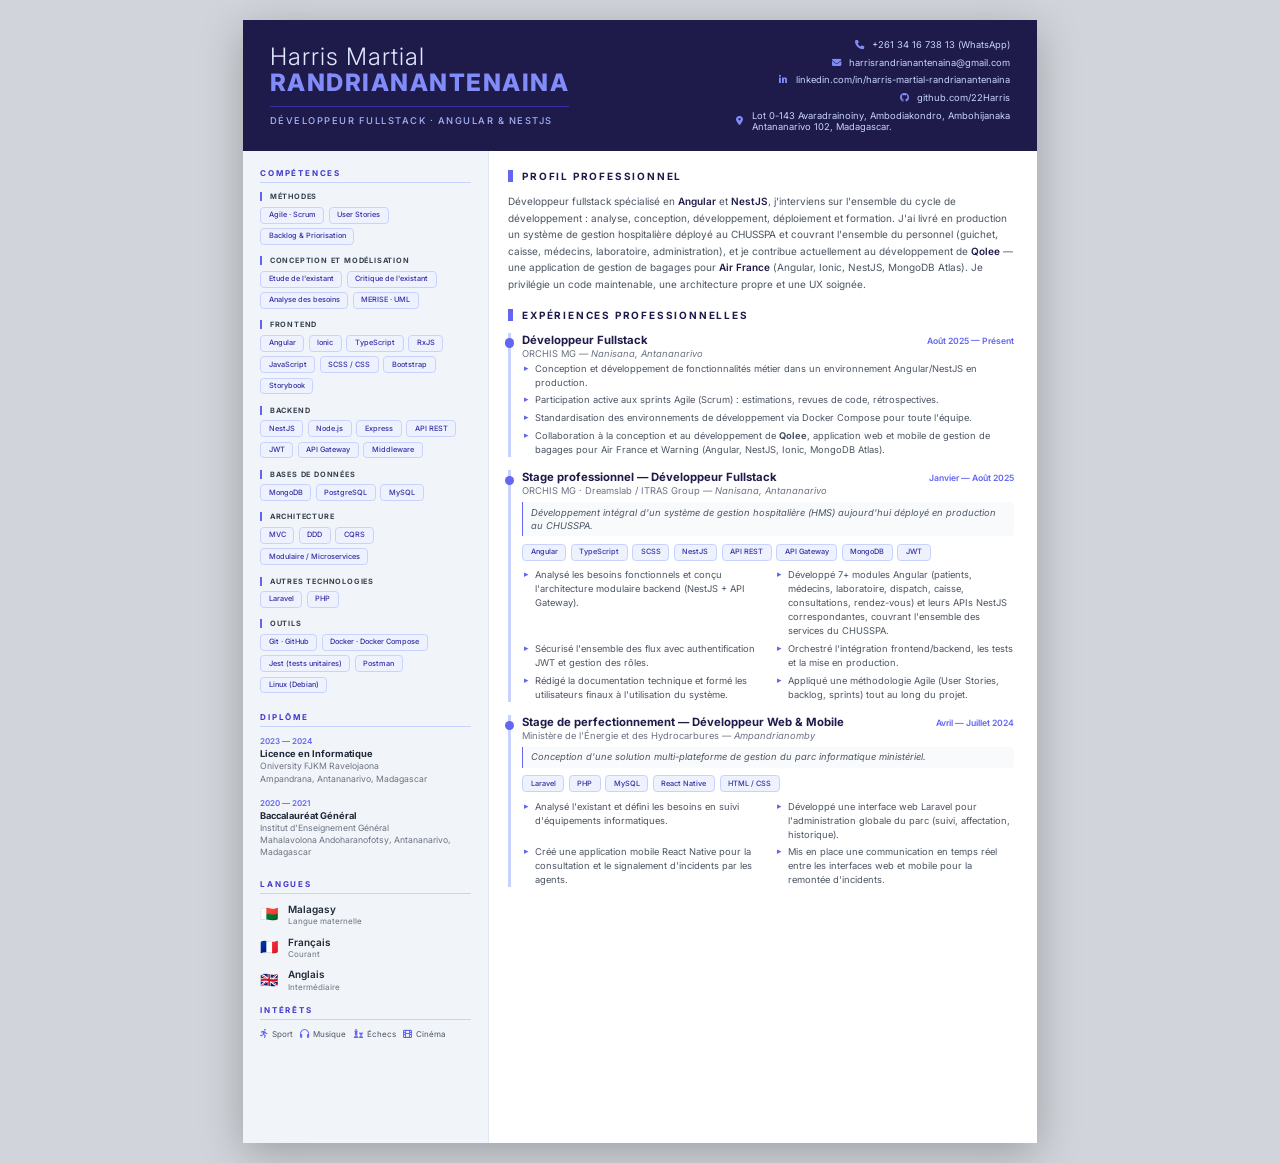
<file: cv.html>
<!doctype html>
<html lang="fr">
  <head>
    <meta charset="UTF-8" />
    <meta name="viewport" content="width=device-width, initial-scale=1.0" />
    <title>Harris Randrianantenaina — Développeur Fullstack</title>
    <link rel="stylesheet" href="cv.css" />
    <link
      href="https://fonts.googleapis.com/css2?family=Inter:wght@300;400;500;600;700;800;900&display=swap"
      rel="stylesheet"
    />
    <link
      rel="stylesheet"
      href="https://cdnjs.cloudflare.com/ajax/libs/font-awesome/6.4.0/css/all.min.css"
    />
  </head>
  <body>
    <div class="cv-wrapper">
      <!-- HEADER PLEINE LARGEUR -->
      <header class="cv-header">
        <div class="header-name-block">
          <h1 class="name">
            <span class="name-first">Harris Martial</span>
            <span class="name-last">RANDRIANANTENAINA</span>
          </h1>
          <p class="header-subtitle">
            Développeur Fullstack · Angular &amp; NestJS
          </p>
        </div>
        <div class="header-contact-block">
          <a class="contact-item" href="tel:+261341673813">
            <i class="fas fa-phone"></i>
            <span>+261 34 16 738 13 (WhatsApp)</span>
          </a>
          <a
            class="contact-item"
            href="mailto:harrisrandrianantenaina@gmail.com"
          >
            <i class="fas fa-envelope"></i>
            <span>harrisrandrianantenaina@gmail.com</span>
          </a>
          <a
            class="contact-item"
            href="https://www.linkedin.com/in/harris-martial-randrianantenaina-abb2b4339"
          >
            <i class="fab fa-linkedin-in"></i>
            <span>linkedin.com/in/harris-martial-randrianantenaina</span>
          </a>
          <a class="contact-item" href="https://github.com/22Harris">
            <i class="fab fa-github"></i>
            <span>github.com/22Harris</span>
          </a>
          <div class="contact-item">
            <i class="fas fa-map-marker-alt"></i>
            <span
              >Lot 0-143 Avaradrainoiny, Ambodiakondro, Ambohijanaka <br />
              Antananarivo 102, Madagascar.</span
            >
          </div>
        </div>
      </header>

      <!-- CORPS : sidebar + contenu -->
      <div class="cv-body">
        <!-- COLONNE GAUCHE -->
        <aside class="sidebar">
          <div class="sidebar-section">
            <h3 class="sidebar-title">COMPÉTENCES</h3>

            <div class="skill-category">
              <strong>Méthodes</strong>
              <div class="skill-tags">
                <span class="skill-label">Agile · Scrum</span>
                <span class="skill-label">User Stories</span>
                <span class="skill-label">Backlog &amp; Priorisation</span>
              </div>
            </div>

            <div class="skill-category">
              <strong>Conception et modélisation</strong>
              <div class="skill-tags">
                <span class="skill-label">Etude de l'existant</span>
                <span class="skill-label">Critique de l'existant</span>
                <span class="skill-label">Analyse des besoins</span>
                <span class="skill-label">MERISE · UML</span>
              </div>
            </div>

            <div class="skill-category">
              <strong>Frontend</strong>
              <div class="skill-tags">
                <span class="skill-label">Angular</span>
                <span class="skill-label">Ionic</span>
                <span class="skill-label">TypeScript</span>
                <span class="skill-label">RxJS</span>
                <span class="skill-label">JavaScript</span>
                <span class="skill-label">SCSS / CSS</span>
                <span class="skill-label">Bootstrap</span>
                <span class="skill-label">Storybook</span>
              </div>
            </div>

            <div class="skill-category">
              <strong>Backend</strong>
              <div class="skill-tags">
                <span class="skill-label">NestJS</span>
                <span class="skill-label">Node.js</span>
                <span class="skill-label">Express</span>
                <span class="skill-label">API REST</span>
                <span class="skill-label">JWT</span>
                <span class="skill-label">API Gateway</span>
                <span class="skill-label">Middleware</span>
              </div>
            </div>

            <div class="skill-category">
              <strong>Bases de données</strong>
              <div class="skill-tags">
                <span class="skill-label">MongoDB</span>
                <span class="skill-label">PostgreSQL</span>
                <span class="skill-label">MySQL</span>
              </div>
            </div>

            <div class="skill-category">
              <strong>Architecture</strong>
              <div class="skill-tags">
                <span class="skill-label">MVC</span>
                <span class="skill-label">DDD</span>
                <span class="skill-label">CQRS</span>
                <span class="skill-label">Modulaire / Microservices</span>
              </div>
            </div>

            <div class="skill-category">
              <strong>Autres technologies</strong>
              <div class="skill-tags">
                <span class="skill-label">Laravel</span>
                <span class="skill-label">PHP</span>
              </div>
            </div>

            <div class="skill-category">
              <strong>Outils</strong>
              <div class="skill-tags">
                <span class="skill-label">Git · GitHub</span>
                <span class="skill-label">Docker · Docker Compose</span>
                <span class="skill-label">Jest (tests unitaires)</span>
                <span class="skill-label">Postman</span>
                <span class="skill-label">Linux (Debian)</span>
              </div>
            </div>
          </div>

          <!-- Formation -->
          <div class="sidebar-section">
            <h3 class="sidebar-title">DIPLÔME</h3>

            <div class="sidebar-entry">
              <p class="entry-year">2023 — 2024</p>
              <p class="entry-degree">Licence en Informatique</p>
              <p class="entry-school">
                Oniversity FJKM Ravelojaona<br />Ampandrana, Antananarivo,
                Madagascar
              </p>
            </div>

            <div class="sidebar-entry">
              <p class="entry-year">2020 — 2021</p>
              <p class="entry-degree">Baccalauréat Général</p>
              <p class="entry-school">
                Institut d'Enseignement Général <br />
                Mahalavolona Andoharanofotsy, Antananarivo, Madagascar
              </p>
            </div>
          </div>

          <!-- Langues -->
          <div class="sidebar-section">
            <h3 class="sidebar-title">LANGUES</h3>
            <div class="lang-list">
              <div class="lang-item">
                <span class="lang-flag">🇲🇬</span>
                <div class="lang-info">
                  <span class="lang-name">Malagasy</span>
                  <span class="lang-level">Langue maternelle</span>
                </div>
              </div>
              <div class="lang-item">
                <span class="lang-flag">🇫🇷</span>
                <div class="lang-info">
                  <span class="lang-name">Français</span>
                  <span class="lang-level">Courant</span>
                </div>
              </div>
              <div class="lang-item">
                <span class="lang-flag">🇬🇧</span>
                <div class="lang-info">
                  <span class="lang-name">Anglais</span>
                  <span class="lang-level">Intermédiaire</span>
                </div>
              </div>
            </div>
          </div>

          <!-- Intérêts -->
          <div class="sidebar-section">
            <h3 class="sidebar-title">INTÉRÊTS</h3>
            <div class="interests-inline">
              <span><i class="fas fa-person-running"></i> Sport</span>
              <span><i class="fas fa-headphones"></i> Musique</span>
              <span><i class="fas fa-chess"></i> Échecs</span>
              <span><i class="fas fa-film"></i> Cinéma</span>
            </div>
          </div>
        </aside>

        <!-- COLONNE DROITE -->
        <main class="content">
          <!-- Profil -->
          <div class="content-section">
            <h3 class="section-title">PROFIL PROFESSIONNEL</h3>
            <p class="section-text">
              Développeur fullstack spécialisé en <strong>Angular</strong> et
              <strong>NestJS</strong>, j'interviens sur l'ensemble du cycle de
              développement : analyse, conception, développement, déploiement et
              formation. J'ai livré en production un système de gestion
              hospitalière déployé au CHUSSPA et couvrant l'ensemble du
              personnel (guichet, caisse, médecins, laboratoire, administration),
              et je contribue actuellement au développement de
              <strong>Qolee</strong> — une application de gestion de bagages
              pour <strong>Air France</strong> (Angular, Ionic, NestJS, MongoDB
              Atlas). Je privilégie un code maintenable, une architecture propre
              et une UX soignée.
            </p>
          </div>

          <!-- Expériences -->
          <div class="content-section">
            <h3 class="section-title">EXPÉRIENCES PROFESSIONNELLES</h3>

            <!-- ORCHIS MG — CDI -->
            <div class="experience-entry">
              <div class="exp-header">
                <div>
                  <p class="exp-title">Développeur Fullstack</p>
                  <p class="exp-company">
                    ORCHIS MG &mdash; <em>Nanisana, Antananarivo</em>
                  </p>
                </div>
                <span class="exp-date">Août 2025 — Présent</span>
              </div>
              <ul class="exp-bullets">
                <li>
                  Conception et développement de fonctionnalités métier dans un
                  environnement Angular/NestJS en production.
                </li>
                <li>
                  Participation active aux sprints Agile (Scrum) : estimations,
                  revues de code, rétrospectives.
                </li>
                <li>
                  Standardisation des environnements de développement via Docker
                  Compose pour toute l'équipe.
                </li>
                <li>
                  Collaboration à la conception et au développement de
                  <strong>Qolee</strong>, application web et mobile de gestion
                  de bagages pour Air France et Warning (Angular, NestJS, Ionic,
                  MongoDB Atlas).
                </li>
              </ul>
            </div>

            <!-- Stage HMS / CHUSSPA -->
            <div class="experience-entry">
              <div class="exp-header">
                <div>
                  <p class="exp-title">
                    Stage professionnel — Développeur Fullstack
                  </p>
                  <p class="exp-company">
                    ORCHIS MG · Dreamslab / ITRAS Group &mdash;
                    <em>Nanisana, Antananarivo</em>
                  </p>
                </div>
                <span class="exp-date">Janvier — Août 2025</span>
              </div>
              <p class="exp-description">
                Développement intégral d'un système de gestion hospitalière
                (HMS) aujourd'hui déployé en production au CHUSSPA.
              </p>
              <div class="exp-tech">
                <span class="skill-label">Angular</span>
                <span class="skill-label">TypeScript</span>
                <span class="skill-label">SCSS</span>
                <span class="skill-label">NestJS</span>
                <span class="skill-label">API REST</span>
                <span class="skill-label">API Gateway</span>
                <span class="skill-label">MongoDB</span>
                <span class="skill-label">JWT</span>
              </div>
              <ul class="exp-bullets two-col">
                <li>
                  Analysé les besoins fonctionnels et conçu l'architecture
                  modulaire backend (NestJS + API Gateway).
                </li>
                <li>
                  Développé 7+ modules Angular (patients, médecins, laboratoire,
                  dispatch, caisse, consultations, rendez-vous) et leurs APIs
                  NestJS correspondantes, couvrant l'ensemble des services du
                  CHUSSPA.
                </li>
                <li>
                  Sécurisé l'ensemble des flux avec authentification JWT et
                  gestion des rôles.
                </li>
                <li>
                  Orchestré l'intégration frontend/backend, les tests et la mise
                  en production.
                </li>
                <li>
                  Rédigé la documentation technique et formé les utilisateurs
                  finaux à l'utilisation du système.
                </li>
                <li>
                  Appliqué une méthodologie Agile (User Stories, backlog,
                  sprints) tout au long du projet.
                </li>
              </ul>
            </div>

            <!-- Ministère de l'Énergie -->
            <div class="experience-entry">
              <div class="exp-header">
                <div>
                  <p class="exp-title">
                    Stage de perfectionnement — Développeur Web &amp; Mobile
                  </p>
                  <p class="exp-company">
                    Ministère de l'Énergie et des Hydrocarbures &mdash;
                    <em>Ampandrianomby</em>
                  </p>
                </div>
                <span class="exp-date">Avril — Juillet 2024</span>
              </div>
              <p class="exp-description">
                Conception d'une solution multi-plateforme de gestion du parc
                informatique ministériel.
              </p>
              <div class="exp-tech">
                <span class="skill-label">Laravel</span>
                <span class="skill-label">PHP</span>
                <span class="skill-label">MySQL</span>
                <span class="skill-label">React Native</span>
                <span class="skill-label">HTML / CSS</span>
              </div>
              <ul class="exp-bullets two-col">
                <li>
                  Analysé l'existant et défini les besoins en suivi
                  d'équipements informatiques.
                </li>
                <li>
                  Développé une interface web Laravel pour l'administration
                  globale du parc (suivi, affectation, historique).
                </li>
                <li>
                  Créé une application mobile React Native pour la consultation
                  et le signalement d'incidents par les agents.
                </li>
                <li>
                  Mis en place une communication en temps réel entre les
                  interfaces web et mobile pour la remontée d'incidents.
                </li>
              </ul>
            </div>
          </div>
          <!-- fin EXPÉRIENCES -->
        </main>
      </div>
      <!-- fin cv-body -->
    </div>
    <!-- fin cv-wrapper -->
  </body>
</html>
</file>
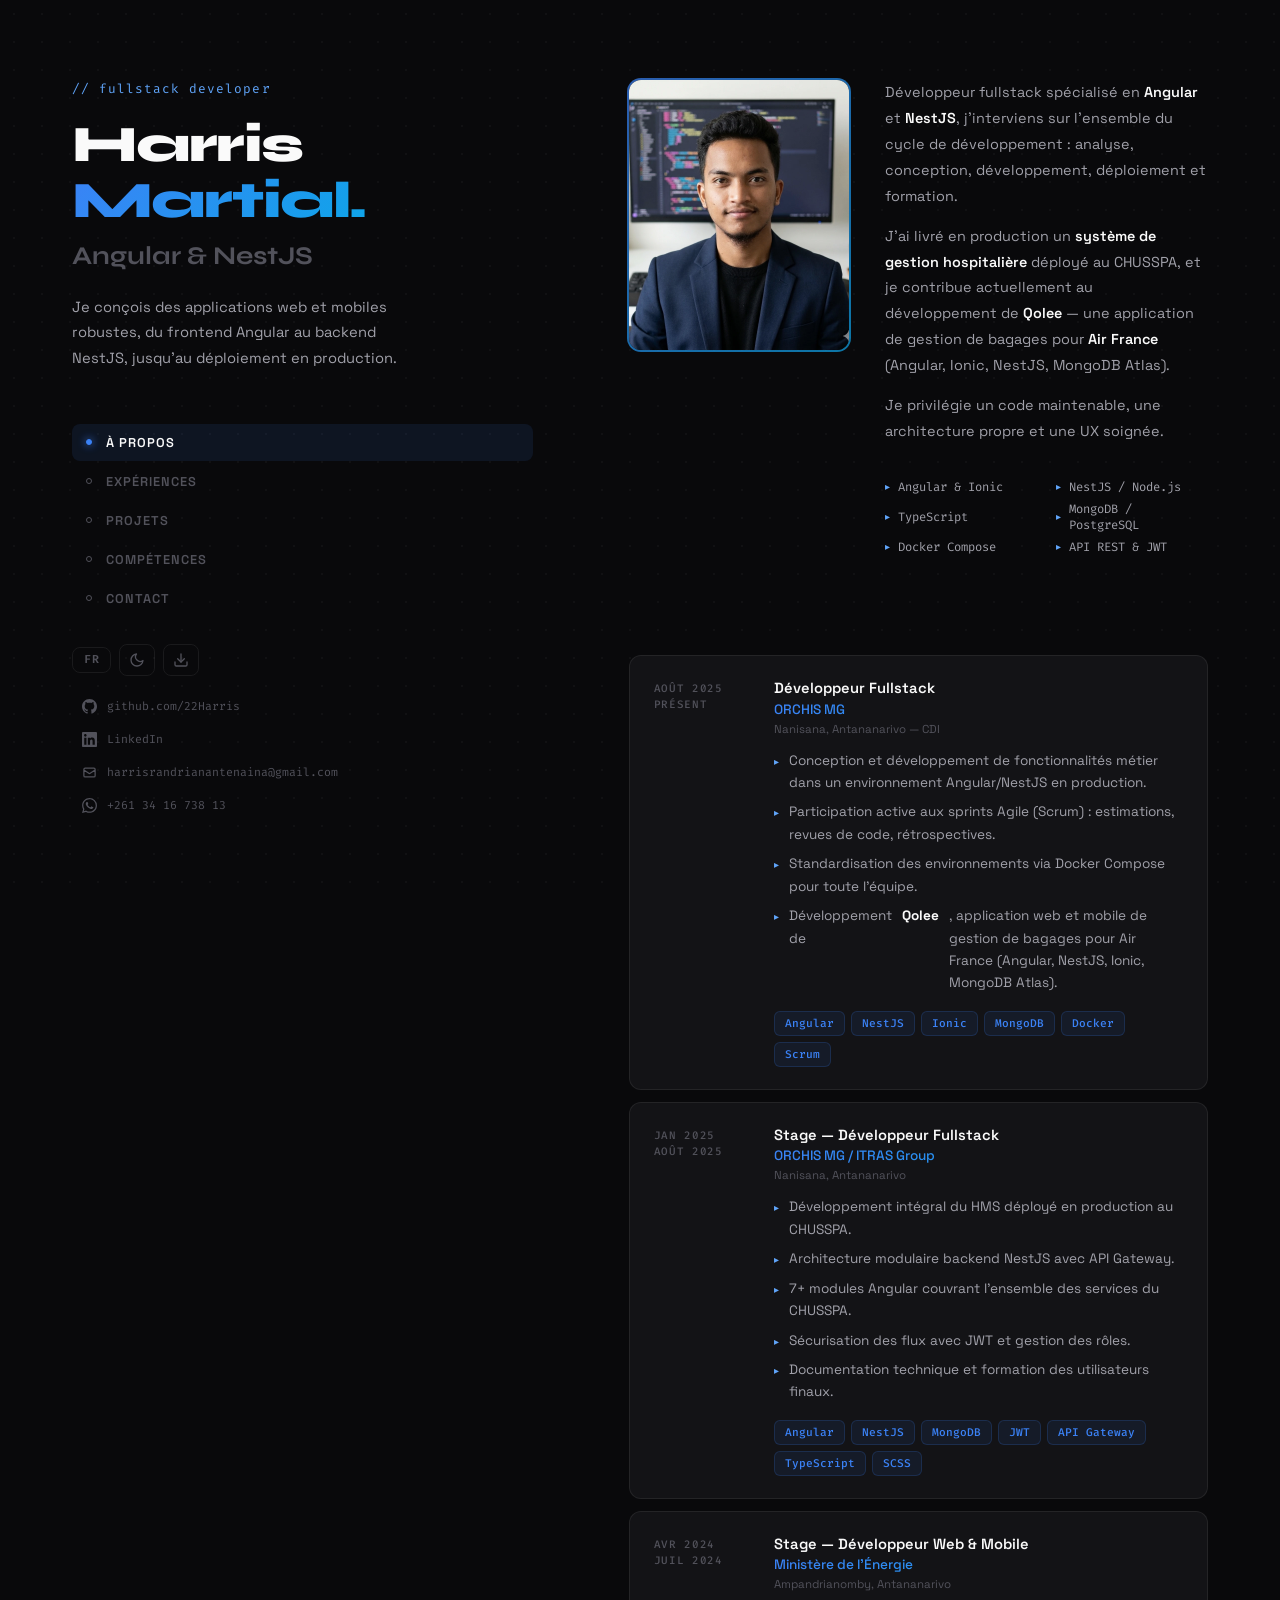
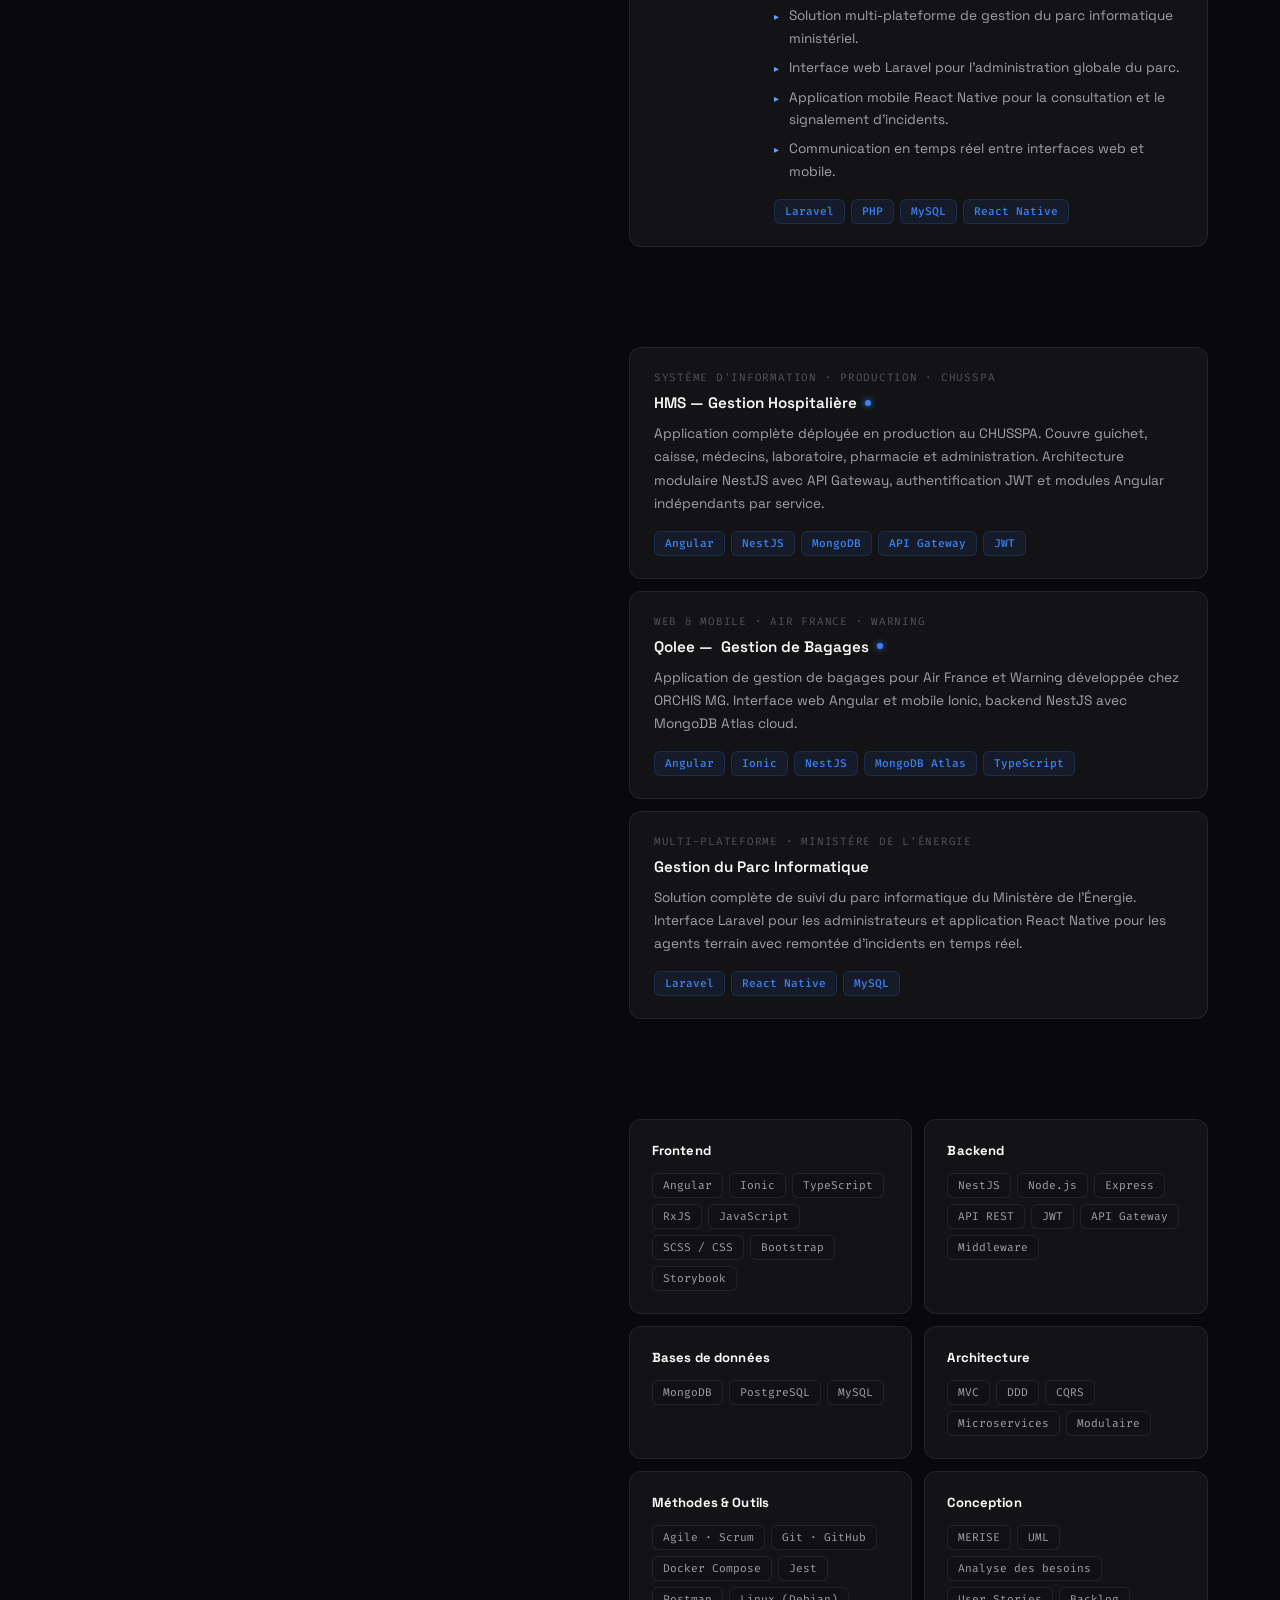
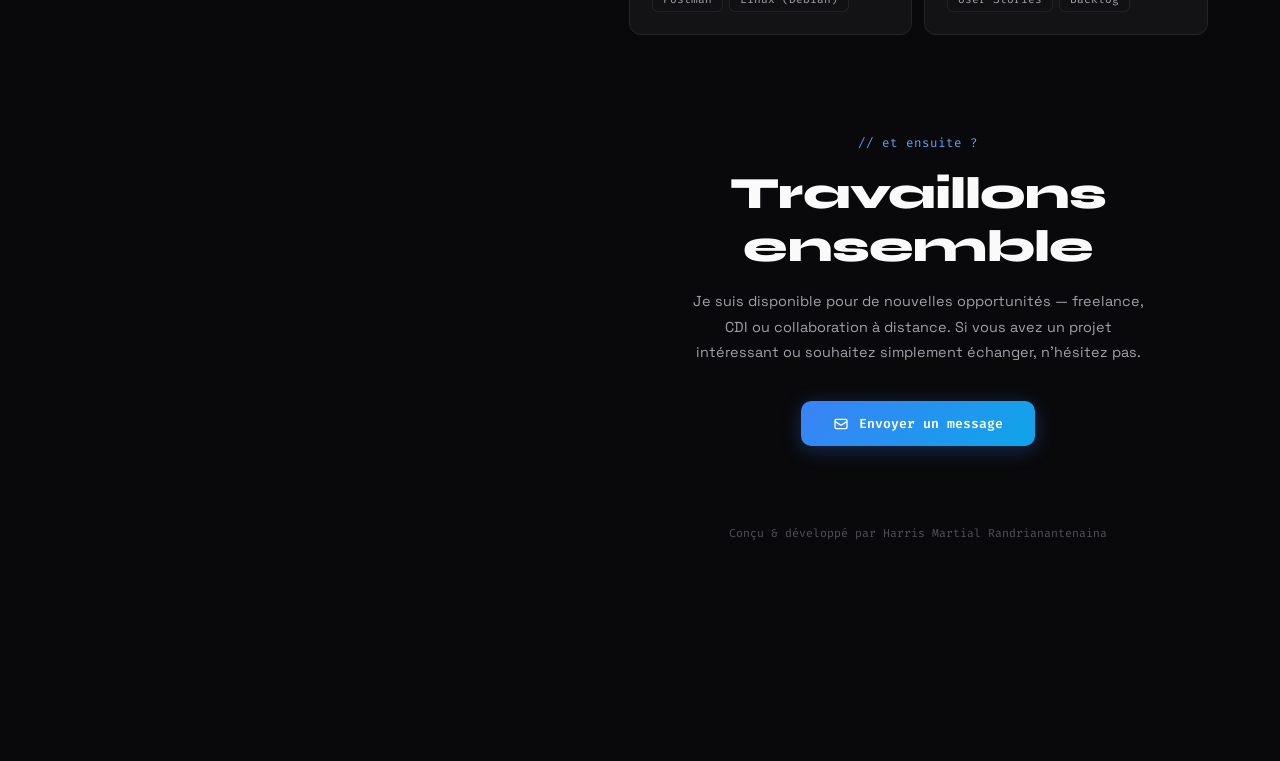
<file: portfolio.html>
<!doctype html>
<html lang="fr" class="dark">
  <head>
    <meta charset="UTF-8" />
    <meta name="viewport" content="width=device-width, initial-scale=1.0" />
    <title>Harris Martial — Développeur Fullstack</title>
    <link rel="preconnect" href="https://fonts.googleapis.com" />
    <link rel="preconnect" href="https://fonts.gstatic.com" crossorigin />
    <link
      href="https://fonts.googleapis.com/css2?family=Space+Grotesk:wght@300;400;500;600;700&family=Fira+Code:wght@400;500;600&family=Syne:wght@700;800&display=swap"
      rel="stylesheet"
    />
    <style>
      /* ─── Reset ─── */
      *,
      *::before,
      *::after {
        box-sizing: border-box;
        margin: 0;
        padding: 0;
      }
      html {
        scroll-behavior: smooth;
        scrollbar-width: thin;
      }
      ::-webkit-scrollbar {
        width: 4px;
      }
      ::-webkit-scrollbar-track {
        background: transparent;
      }
      ::-webkit-scrollbar-thumb {
        border-radius: 9999px;
      }

      /* ─── Design tokens ─── */
      :root {
        --font-display: "Syne", sans-serif;
        --font-body: "Space Grotesk", sans-serif;
        --font-mono: "Fira Code", monospace;

        /* Blue gradient accent */
        --grad-from: #3b82f6;
        --grad-to: #0ea5e9;
        --grad: linear-gradient(135deg, var(--grad-from), var(--grad-to));

        /* Dark theme */
        --bg: #09090b;
        --bg-alt: #111113;
        --bg-card: #131316;
        --border: rgba(255, 255, 255, 0.07);
        --border-hover: rgba(59, 130, 246, 0.4);
        --text-hi: #fafafa;
        --text-body: #a1a1aa;
        --text-muted: #52525b;
        --text-accent: #60a5fa;
        --dot-color: rgba(255, 255, 255, 0.035);
        --glow: rgba(59, 130, 246, 0.15);
        --scrollbar: #27272a;
      }

      html.light {
        --bg: #fafafa;
        --bg-alt: #f4f4f5;
        --bg-card: #ffffff;
        --border: rgba(0, 0, 0, 0.07);
        --border-hover: rgba(59, 130, 246, 0.5);
        --text-hi: #09090b;
        --text-body: #52525b;
        --text-muted: #a1a1aa;
        --text-accent: #2563eb;
        --dot-color: rgba(0, 0, 0, 0.04);
        --glow: rgba(59, 130, 246, 0.08);
        --scrollbar: #d4d4d8;
      }

      html.dark ::-webkit-scrollbar-thumb,
      html.light ::-webkit-scrollbar-thumb {
        background: var(--scrollbar);
      }
      html.dark,
      html.light {
        scrollbar-color: var(--scrollbar) transparent;
      }

      /* ─── Body ─── */
      body {
        font-family: var(--font-body);
        background: var(--bg);
        color: var(--text-body);
        -webkit-font-smoothing: antialiased;
        overflow-x: hidden;
        transition:
          background 0.3s,
          color 0.3s;
      }

      /* Dot grid background */
      body::before {
        content: "";
        position: fixed;
        inset: 0;
        background-image: radial-gradient(
          var(--dot-color) 1px,
          transparent 1px
        );
        background-size: 28px 28px;
        pointer-events: none;
        z-index: 0;
      }

      ::selection {
        background: rgba(59, 130, 246, 0.25);
        color: var(--text-hi);
      }

      /* ─── Scroll progress ─── */
      #scroll-progress {
        position: fixed;
        top: 0;
        left: 0;
        height: 2px;
        width: 0%;
        background: var(--grad);
        z-index: 200;
        transition: width 0.08s linear;
      }

      /* ─── Spotlight ─── */
      #spotlight {
        pointer-events: none;
        position: fixed;
        inset: 0;
        z-index: 1;
        transition: background 0.4s;
      }

      /* ─── Layout ─── */
      .page {
        position: relative;
        z-index: 2;
        min-height: 100vh;
        display: flex;
        flex-direction: column;
      }

      @media (min-width: 1024px) {
        .page {
          flex-direction: row;
          align-items: flex-start;
        }
      }

      /* ─── Left panel ─── */
      .left {
        padding: 56px 24px 48px;
        display: flex;
        flex-direction: column;
        justify-content: space-between;
        gap: 48px;
      }

      @media (min-width: 640px) {
        .left {
          padding: 64px 48px;
        }
      }

      @media (min-width: 1024px) {
        .left {
          position: sticky;
          top: 0;
          width: 46%;
          min-height: 100vh;
          max-height: 100vh;
          overflow: hidden;
          padding: 80px 56px 80px 72px;
          gap: 0;
        }
      }

      /* ─── Right panel ─── */
      .right {
        padding: 0 24px 120px;
      }

      @media (min-width: 640px) {
        .right {
          padding: 0 48px 120px;
        }
      }

      @media (min-width: 1024px) {
        .right {
          width: 54%;
          padding: 80px 72px 120px 40px;
        }
      }

      /* ─── Gradient text utility ─── */
      .grad-text {
        background: var(--grad);
        -webkit-background-clip: text;
        -webkit-text-fill-color: transparent;
        background-clip: text;
      }

      /* ─── Hero ─── */
      .hero-label {
        font-family: var(--font-mono);
        font-size: 0.8rem;
        color: var(--text-accent);
        letter-spacing: 0.08em;
        margin-bottom: 20px;
        opacity: 0;
        animation: fadeIn 0.6s ease-out 80ms forwards;
      }

      .hero-name {
        font-family: var(--font-display);
        font-size: 2.6rem;
        font-weight: 800;
        line-height: 1.1;
        letter-spacing: -0.03em;
        color: var(--text-hi);
        margin-bottom: 10px;
        opacity: 0;
        animation: slideUp 0.7s ease-out 180ms forwards;
      }

      @media (min-width: 640px) {
        .hero-name {
          font-size: 3.2rem;
        }
      }

      .hero-title {
        font-family: var(--font-display);
        font-size: 1.4rem;
        font-weight: 700;
        color: var(--text-muted);
        margin-bottom: 24px;
        opacity: 0;
        animation: slideUp 0.7s ease-out 280ms forwards;
      }

      @media (min-width: 640px) {
        .hero-title {
          font-size: 1.6rem;
        }
      }

      .hero-desc {
        font-size: 0.92rem;
        color: var(--text-body);
        line-height: 1.75;
        max-width: 360px;
        opacity: 0;
        animation: slideUp 0.7s ease-out 360ms forwards;
      }

      /* ─── Nav (desktop) ─── */
      .desktop-nav {
        display: none;
        margin-top: 52px;
      }

      @media (min-width: 1024px) {
        .desktop-nav {
          display: block;
        }
      }

      .desktop-nav ul {
        list-style: none;
        display: flex;
        flex-direction: column;
        gap: 2px;
      }

      .nav-item a {
        display: flex;
        align-items: center;
        gap: 14px;
        padding: 10px 14px;
        border-radius: 8px;
        text-decoration: none;
        transition: background 0.2s;
        cursor: pointer;
      }

      .nav-item a:hover {
        background: rgba(59, 130, 246, 0.07);
      }

      .nav-item a.active {
        background: rgba(59, 130, 246, 0.1);
      }

      .nav-dot {
        width: 6px;
        height: 6px;
        border-radius: 50%;
        border: 1.5px solid var(--text-muted);
        transition: all 0.2s;
        flex-shrink: 0;
      }

      .nav-item a:hover .nav-dot,
      .nav-item a.active .nav-dot {
        background: var(--grad-from);
        border-color: var(--grad-from);
        box-shadow: 0 0 8px var(--grad-from);
      }

      .nav-label-text {
        font-size: 0.8rem;
        font-weight: 600;
        letter-spacing: 0.08em;
        text-transform: uppercase;
        color: var(--text-muted);
        transition: color 0.2s;
      }

      .nav-item a:hover .nav-label-text,
      .nav-item a.active .nav-label-text {
        color: var(--text-hi);
      }

      /* Mobile nav */
      .mobile-nav {
        display: flex;
        flex-wrap: wrap;
        gap: 8px;
        margin-top: 32px;
      }

      @media (min-width: 1024px) {
        .mobile-nav {
          display: none;
        }
      }

      .mobile-nav a {
        font-family: var(--font-mono);
        font-size: 0.72rem;
        font-weight: 500;
        letter-spacing: 0.06em;
        text-transform: uppercase;
        color: var(--text-muted);
        text-decoration: none;
        padding: 6px 12px;
        border-radius: 6px;
        border: 1px solid var(--border);
        transition: all 0.15s;
      }

      .mobile-nav a:hover {
        color: var(--text-hi);
        border-color: var(--border-hover);
        background: rgba(59, 130, 246, 0.07);
      }

      /* ─── Left footer ─── */
      .left-footer {
        display: flex;
        flex-direction: column;
        gap: 16px;
      }

      @media (min-width: 1024px) {
        .left-footer {
          margin-top: 0;
        }
      }

      .controls {
        display: flex;
        align-items: center;
        gap: 8px;
      }

      .icon-btn {
        background: none;
        border: 1px solid var(--border);
        border-radius: 8px;
        padding: 7px 9px;
        cursor: pointer;
        color: var(--text-muted);
        display: flex;
        align-items: center;
        justify-content: center;
        transition: all 0.15s;
      }

      .icon-btn:hover {
        color: var(--text-hi);
        border-color: var(--border-hover);
        background: rgba(59, 130, 246, 0.07);
      }

      .icon-btn svg {
        width: 16px;
        height: 16px;
      }

      .social-row {
        list-style: none;
        display: flex;
        align-items: center;
        gap: 4px;
      }

      @media (min-width: 1024px) {
        .social-row {
          flex-direction: column;
          align-items: flex-start;
        }
      }

      .social-row li a {
        display: flex;
        align-items: center;
        gap: 10px;
        padding: 7px 10px;
        border-radius: 8px;
        color: var(--text-muted);
        text-decoration: none;
        font-family: var(--font-mono);
        font-size: 0.72rem;
        transition: all 0.15s;
        white-space: nowrap;
      }

      .social-row li a:hover {
        color: var(--text-hi);
        background: rgba(59, 130, 246, 0.07);
      }

      .social-row li a svg {
        width: 15px;
        height: 15px;
        flex-shrink: 0;
      }

      /* ─── Section ─── */
      section {
        margin-bottom: 100px;
        scroll-margin-top: 80px;
      }

      .sec-header {
        display: flex;
        align-items: center;
        gap: 12px;
        margin-bottom: 36px;
      }

      @media (min-width: 1024px) {
        .sec-header {
          display: none;
        }
      }

      .sec-num {
        font-family: var(--font-mono);
        font-size: 0.72rem;
        font-weight: 600;
        color: var(--text-accent);
        letter-spacing: 0.06em;
        padding: 3px 8px;
        border-radius: 4px;
        border: 1px solid rgba(59, 130, 246, 0.25);
        background: rgba(59, 130, 246, 0.07);
      }

      .sec-title-text {
        font-size: 0.75rem;
        font-weight: 700;
        text-transform: uppercase;
        letter-spacing: 0.12em;
        color: var(--text-hi);
      }

      .sec-line {
        flex: 1;
        height: 1px;
        background: var(--border);
      }

      /* ─── About layout ─── */
      .about-layout {
        display: flex;
        flex-direction: column;
        gap: 28px;
      }

      .about-top {
        display: flex;
        flex-direction: column;
        gap: 28px;
      }

      @media (min-width: 560px) {
        .about-top {
          flex-direction: row;
          align-items: flex-start;
          gap: 36px;
        }
        .avatar-wrap {
          flex-shrink: 0;
        }
        .about-right {
          flex: 1;
          display: flex;
          flex-direction: column;
          gap: 0;
        }
      }

      .about-p {
        font-size: 0.9rem;
        color: var(--text-body);
        line-height: 1.8;
        margin-bottom: 14px;
      }

      .about-p strong {
        color: var(--text-hi);
        font-weight: 600;
      }

      .tech-grid {
        list-style: none;
        display: grid;
        grid-template-columns: 1fr 1fr;
        gap: 6px 20px;
        margin-top: 20px;
      }

      .tech-grid li {
        display: flex;
        align-items: center;
        gap: 8px;
        font-family: var(--font-mono);
        font-size: 0.76rem;
        color: var(--text-body);
      }

      .tech-grid li::before {
        content: "▸";
        color: var(--text-accent);
        font-size: 0.65rem;
      }

      /* ─── Avatar ─── */
      .avatar-wrap {
        position: relative;
        display: inline-block;
      }

      /* gradient border using pseudo */
      .avatar-wrap::before {
        content: "";
        position: absolute;
        inset: -2px;
        border-radius: 14px;
        background: var(--grad);
        z-index: 0;
        opacity: 0.7;
        transition: opacity 0.3s;
      }

      .avatar-wrap:hover::before {
        opacity: 1;
      }

      .avatar-wrap::after {
        content: "";
        position: absolute;
        inset: 0;
        border-radius: 12px;
        background: var(--bg-card);
        z-index: 0;
      }

      .avatar-img {
        position: relative;
        z-index: 1;
        width: 220px;
        height: 270px;
        border-radius: 12px;
        object-fit: cover;
        object-position: center top;
        display: block;
        filter: grayscale(10%);
        transition: filter 0.3s;
      }

      @media (max-width: 559px) {
        .avatar-img {
          width: 100%;
          max-width: 280px;
          height: 320px;
          margin: 0 auto;
        }
      }

      .avatar-wrap:hover .avatar-img {
        filter: grayscale(0%);
      }

      /* ─── Experience / Project card ─── */
      .card {
        position: relative;
        border-radius: 12px;
        border: 1px solid var(--border);
        padding: 22px 24px;
        margin-bottom: 12px;
        background: var(--bg-card);
        transition:
          border-color 0.2s,
          box-shadow 0.2s,
          transform 0.2s;
        overflow: hidden;
      }

      .card::before {
        content: "";
        position: absolute;
        inset: 0;
        background: var(--grad);
        opacity: 0;
        transition: opacity 0.2s;
        z-index: 0;
        border-radius: inherit;
      }

      .card:hover {
        border-color: var(--border-hover);
        box-shadow:
          0 0 0 1px rgba(59, 130, 246, 0.15),
          0 8px 32px rgba(59, 130, 246, 0.08);
        transform: translateY(-1px);
      }

      .card > * {
        position: relative;
        z-index: 1;
      }

      .card-meta {
        display: flex;
        flex-direction: column;
        gap: 16px;
      }

      @media (min-width: 580px) {
        .card-meta {
          flex-direction: row;
          gap: 20px;
        }
        .card-period {
          width: 100px;
          flex-shrink: 0;
        }
      }

      .card-period {
        font-family: var(--font-mono);
        font-size: 0.68rem;
        font-weight: 500;
        text-transform: uppercase;
        letter-spacing: 0.06em;
        color: var(--text-muted);
        line-height: 1.5;
        padding-top: 3px;
      }

      .card-body {
        flex: 1;
      }

      .card-role {
        font-size: 0.92rem;
        font-weight: 600;
        color: var(--text-hi);
        line-height: 1.4;
        margin-bottom: 2px;
        transition: color 0.15s;
      }

      .card:hover .card-role {
        color: var(--grad-from);
      }

      .card-company {
        font-size: 0.85rem;
        font-weight: 500;
        background: var(--grad);
        -webkit-background-clip: text;
        -webkit-text-fill-color: transparent;
        background-clip: text;
      }

      .card-location {
        font-size: 0.72rem;
        color: var(--text-muted);
        margin-top: 4px;
        margin-bottom: 14px;
      }

      .card-bullets {
        list-style: none;
        display: flex;
        flex-direction: column;
        gap: 7px;
        margin-bottom: 16px;
      }

      .card-bullets li {
        display: flex;
        align-items: flex-start;
        gap: 10px;
        font-size: 0.85rem;
        color: var(--text-body);
        line-height: 1.65;
      }

      .card-bullets li::before {
        content: "▸";
        color: var(--text-accent);
        font-size: 0.6rem;
        margin-top: 5px;
        flex-shrink: 0;
      }

      /* Project specific */
      .card-context {
        font-family: var(--font-mono);
        font-size: 0.68rem;
        text-transform: uppercase;
        letter-spacing: 0.07em;
        color: var(--text-muted);
        margin-bottom: 8px;
      }

      .card-title {
        font-size: 0.95rem;
        font-weight: 600;
        color: var(--text-hi);
        margin-bottom: 10px;
        display: flex;
        align-items: center;
        gap: 8px;
        transition: color 0.15s;
      }

      .card:hover .card-title {
        color: var(--grad-from);
      }

      .card-featured-dot {
        width: 6px;
        height: 6px;
        border-radius: 50%;
        background: var(--grad-from);
        box-shadow: 0 0 6px var(--grad-from);
        flex-shrink: 0;
      }

      .card-desc {
        font-size: 0.85rem;
        color: var(--text-body);
        line-height: 1.7;
        margin-bottom: 16px;
      }

      /* ─── Tags ─── */
      .tags {
        display: flex;
        flex-wrap: wrap;
        gap: 6px;
      }

      .tag {
        font-family: var(--font-mono);
        font-size: 0.7rem;
        font-weight: 500;
        padding: 4px 10px;
        border-radius: 6px;
        background: rgba(59, 130, 246, 0.08);
        color: var(--grad-from);
        border: 1px solid rgba(59, 130, 246, 0.18);
        transition: all 0.2s;
      }

      .card:hover .tag {
        background: rgba(59, 130, 246, 0.14);
        border-color: rgba(59, 130, 246, 0.35);
      }

      /* ─── Skills bento ─── */
      .bento {
        display: grid;
        grid-template-columns: 1fr;
        gap: 12px;
      }

      @media (min-width: 540px) {
        .bento {
          grid-template-columns: 1fr 1fr;
        }
      }

      .bento-wide {
        grid-column: 1 / -1;
      }

      @media (min-width: 900px) {
        .bento-wide {
          grid-column: span 1;
        }
      }

      .bento-card {
        border-radius: 12px;
        border: 1px solid var(--border);
        padding: 22px;
        background: var(--bg-card);
        transition:
          border-color 0.2s,
          box-shadow 0.2s,
          transform 0.2s;
        position: relative;
        overflow: hidden;
      }

      /* gradient top-border accent */
      .bento-card::before {
        content: "";
        position: absolute;
        top: 0;
        left: 0;
        right: 0;
        height: 2px;
        background: var(--grad);
        opacity: 0;
        transition: opacity 0.2s;
      }

      .bento-card:hover {
        border-color: var(--border-hover);
        box-shadow: 0 4px 24px rgba(59, 130, 246, 0.08);
        transform: translateY(-2px);
      }

      .bento-card:hover::before {
        opacity: 1;
      }

      .bento-heading {
        font-size: 0.82rem;
        font-weight: 700;
        color: var(--text-hi);
        margin-bottom: 14px;
        letter-spacing: 0.01em;
      }

      .skill-pills {
        display: flex;
        flex-wrap: wrap;
        gap: 6px;
      }

      .skill-pill {
        font-family: var(--font-mono);
        font-size: 0.7rem;
        padding: 4px 10px;
        border-radius: 6px;
        border: 1px solid var(--border);
        color: var(--text-body);
        background: var(--bg-alt);
        transition: all 0.2s;
      }

      .bento-card:hover .skill-pill {
        border-color: rgba(59, 130, 246, 0.25);
        color: var(--text-hi);
        background: rgba(59, 130, 246, 0.06);
      }

      /* ─── Contact ─── */
      .contact-wrap {
        text-align: center;
        max-width: 460px;
        margin: 0 auto;
      }

      .contact-overline {
        font-family: var(--font-mono);
        font-size: 0.78rem;
        color: var(--text-accent);
        letter-spacing: 0.08em;
        margin-bottom: 16px;
      }

      .contact-heading {
        font-family: var(--font-display);
        font-size: 2.2rem;
        font-weight: 800;
        color: var(--text-hi);
        margin-bottom: 16px;
        letter-spacing: -0.02em;
      }

      @media (min-width: 640px) {
        .contact-heading {
          font-size: 2.8rem;
        }
      }

      .contact-body {
        font-size: 0.9rem;
        color: var(--text-body);
        line-height: 1.75;
        margin-bottom: 36px;
      }

      .contact-btn {
        display: inline-flex;
        align-items: center;
        gap: 10px;
        padding: 14px 32px;
        border-radius: 10px;
        background: var(--grad);
        color: #fff;
        font-family: var(--font-mono);
        font-size: 0.82rem;
        font-weight: 600;
        text-decoration: none;
        transition:
          opacity 0.15s,
          transform 0.15s,
          box-shadow 0.15s;
        box-shadow: 0 4px 20px rgba(59, 130, 246, 0.3);
      }

      .contact-btn:hover {
        opacity: 0.9;
        transform: translateY(-2px);
        box-shadow: 0 8px 32px rgba(59, 130, 246, 0.4);
      }

      .footer-credit {
        text-align: center;
        margin-top: 80px;
        font-family: var(--font-mono);
        font-size: 0.72rem;
        color: var(--text-muted);
      }

      /* ─── Animations ─── */
      @keyframes fadeIn {
        from {
          opacity: 0;
        }
        to {
          opacity: 1;
        }
      }

      @keyframes slideUp {
        from {
          opacity: 0;
          transform: translateY(18px);
        }
        to {
          opacity: 1;
          transform: translateY(0);
        }
      }

      .reveal {
        opacity: 0;
        transform: translateY(16px);
        transition:
          opacity 0.55s ease-out,
          transform 0.55s ease-out;
      }

      .reveal.visible {
        opacity: 1;
        transform: translateY(0);
      }

      /* ══════════════════════════════════════
         RESPONSIVE
      ══════════════════════════════════════ */

      /* ── Tablet & mobile : social icons only ── */
      @media (max-width: 1023px) {
        .social-label {
          display: none;
        }
        .social-row {
          flex-direction: row;
          flex-wrap: wrap;
          gap: 4px;
        }
        .social-row li a {
          padding: 9px;
          white-space: normal;
        }
      }

      /* ── Mobile : right panel needs breathing room below header ── */
      @media (max-width: 1023px) {
        .right {
          padding-top: 8px;
        }
        section {
          margin-bottom: 72px;
        }
      }

      /* ── Mobile : about avatar centered ── */
      @media (max-width: 559px) {
        .about-top {
          align-items: center;
        }
        .avatar-wrap {
          display: block;
          margin: 0 auto;
        }
        .avatar-img {
          width: 180px;
          height: 220px;
        }
      }

      /* ── Mobile (< 640px) : general sizing ── */
      @media (max-width: 639px) {
        .left {
          padding: 40px 20px 36px;
          gap: 36px;
        }
        .right {
          padding-left: 20px;
          padding-right: 20px;
          padding-bottom: 80px;
        }
        .hero-name {
          font-size: 2.2rem;
        }
        .hero-title {
          font-size: 1.2rem;
        }
        .hero-desc {
          max-width: 100%;
        }
        .card {
          padding: 16px 18px;
        }
        .bento-card {
          padding: 18px;
        }
        .contact-heading {
          font-size: 1.8rem;
        }
        .contact-wrap {
          padding: 0 4px;
        }
        .about-p {
          font-size: 0.88rem;
        }
        .card-bullets li {
          font-size: 0.82rem;
        }
        .card-role {
          font-size: 0.88rem;
        }
      }

      /* ── Very small phones (< 380px) ── */
      @media (max-width: 379px) {
        .left {
          padding: 32px 16px 28px;
        }
        .right {
          padding-left: 16px;
          padding-right: 16px;
        }
        .hero-name {
          font-size: 1.9rem;
        }
        .hero-label {
          font-size: 0.72rem;
        }
        .mobile-nav {
          gap: 6px;
        }
        .mobile-nav a {
          font-size: 0.68rem;
          padding: 5px 10px;
        }
        .contact-heading {
          font-size: 1.6rem;
        }
      }

      /* ── Tablet portrait (640–1023px) ── */
      @media (min-width: 640px) and (max-width: 1023px) {
        .left {
          padding: 56px 48px 48px;
        }
        .right {
          padding: 24px 48px 96px;
        }
        .hero-name {
          font-size: 2.8rem;
        }
        .bento {
          grid-template-columns: repeat(2, 1fr);
        }
        .bento-wide {
          grid-column: 1 / -1;
        }
        .avatar-img {
          width: 200px;
          height: 240px;
        }
      }

      /* ── Lang button ─── */
      .lang-btn {
        background: none;
        border: 1px solid var(--border);
        border-radius: 8px;
        padding: 6px 11px;
        cursor: pointer;
        color: var(--text-muted);
        font-family: var(--font-mono);
        font-size: 0.72rem;
        font-weight: 600;
        letter-spacing: 0.06em;
        transition: all 0.15s;
        line-height: 1;
      }
      .lang-btn:hover {
        color: var(--text-hi);
        border-color: var(--border-hover);
        background: rgba(59, 130, 246, 0.07);
      }

      /* ─── Focus ─── */
      :focus-visible {
        outline: 2px solid var(--grad-from);
        outline-offset: 3px;
        border-radius: 4px;
      }
    </style>
  </head>
  <body>
    <div id="scroll-progress"></div>
    <div id="spotlight"></div>

    <div class="page">
      <!-- ════ LEFT PANEL ════ -->
      <header class="left">
        <div>
          <p class="hero-label" data-i18n="hero.label">
            // fullstack developer
          </p>

          <h1 class="hero-name">
            Harris<br />
            <span class="grad-text">Martial.</span>
          </h1>

          <h2 class="hero-title" data-i18n="hero.title">
            Angular &amp; NestJS
          </h2>

          <p
            class="hero-desc"
            data-i18n="hero.desc"
            style="opacity: 0; animation: slideUp 0.7s ease-out 440ms forwards"
          >
            Je conçois des applications web et mobiles robustes, du frontend
            Angular au backend NestJS, jusqu'au déploiement en production.
          </p>

          <!-- Desktop nav -->
          <nav class="desktop-nav" aria-label="Navigation">
            <ul>
              <li class="nav-item">
                <a href="#about" data-sec="about">
                  <span class="nav-dot"></span
                  ><span class="nav-label-text" data-i18n="nav.about"
                    >À propos</span
                  ></a
                >
              </li>
              <li class="nav-item">
                <a href="#experience" data-sec="experience">
                  <span class="nav-dot"></span
                  ><span class="nav-label-text" data-i18n="nav.experience"
                    >Expériences</span
                  ></a
                >
              </li>
              <li class="nav-item">
                <a href="#projects" data-sec="projects">
                  <span class="nav-dot"></span
                  ><span class="nav-label-text" data-i18n="nav.projects"
                    >Projets</span
                  ></a
                >
              </li>
              <li class="nav-item">
                <a href="#skills" data-sec="skills">
                  <span class="nav-dot"></span
                  ><span class="nav-label-text" data-i18n="nav.skills"
                    >Compétences</span
                  ></a
                >
              </li>
              <li class="nav-item">
                <a href="#contact" data-sec="contact">
                  <span class="nav-dot"></span
                  ><span class="nav-label-text" data-i18n="nav.contact"
                    >Contact</span
                  ></a
                >
              </li>
            </ul>
          </nav>

          <!-- Mobile nav -->
          <nav class="mobile-nav" aria-label="Navigation mobile">
            <a href="#about" data-i18n="nav.about">À propos</a>
            <a href="#experience" data-i18n="nav.experience">Expériences</a>
            <a href="#projects" data-i18n="nav.projects">Projets</a>
            <a href="#skills" data-i18n="nav.skills">Compétences</a>
            <a href="#contact" data-i18n="nav.contact">Contact</a>
          </nav>
        </div>

        <!-- Bottom controls + socials -->
        <div class="left-footer">
          <div class="controls">
            <button class="lang-btn" id="lang-btn" aria-label="Switch language">
              EN
            </button>
            <button
              class="icon-btn"
              id="theme-btn"
              aria-label="Basculer le thème"
            >
              <svg
                id="icon-moon"
                xmlns="http://www.w3.org/2000/svg"
                viewBox="0 0 24 24"
                fill="none"
                stroke="currentColor"
                stroke-width="2"
                stroke-linecap="round"
                stroke-linejoin="round"
              >
                <path d="M21 12.79A9 9 0 1 1 11.21 3 7 7 0 0 0 21 12.79z" />
              </svg>
              <svg
                id="icon-sun"
                xmlns="http://www.w3.org/2000/svg"
                viewBox="0 0 24 24"
                fill="none"
                stroke="currentColor"
                stroke-width="2"
                stroke-linecap="round"
                stroke-linejoin="round"
                style="display: none"
              >
                <circle cx="12" cy="12" r="5" />
                <line x1="12" y1="1" x2="12" y2="3" />
                <line x1="12" y1="21" x2="12" y2="23" />
                <line x1="4.22" y1="4.22" x2="5.64" y2="5.64" />
                <line x1="18.36" y1="18.36" x2="19.78" y2="19.78" />
                <line x1="1" y1="12" x2="3" y2="12" />
                <line x1="21" y1="12" x2="23" y2="12" />
                <line x1="4.22" y1="19.78" x2="5.64" y2="18.36" />
                <line x1="18.36" y1="5.64" x2="19.78" y2="4.22" />
              </svg>
            </button>
            <button
              class="icon-btn"
              id="pdf-btn"
              aria-label="Télécharger le CV en PDF"
              title="Télécharger CV (PDF)"
            >
              <svg
                xmlns="http://www.w3.org/2000/svg"
                viewBox="0 0 24 24"
                fill="none"
                stroke="currentColor"
                stroke-width="2"
                stroke-linecap="round"
                stroke-linejoin="round"
              >
                <path d="M21 15v4a2 2 0 0 1-2 2H5a2 2 0 0 1-2-2v-4" />
                <polyline points="7 10 12 15 17 10" />
                <line x1="12" y1="15" x2="12" y2="3" />
              </svg>
            </button>
          </div>

          <ul class="social-row">
            <li>
              <a
                href="https://github.com/22Harris"
                target="_blank"
                rel="noopener noreferrer"
              >
                <svg fill="currentColor" viewBox="0 0 24 24">
                  <path
                    d="M12 0c-6.626 0-12 5.373-12 12 0 5.302 3.438 9.8 8.207 11.387.599.111.793-.261.793-.577v-2.234c-3.338.726-4.033-1.416-4.033-1.416-.546-1.387-1.333-1.756-1.333-1.756-1.089-.745.083-.729.083-.729 1.205.084 1.839 1.237 1.839 1.237 1.07 1.834 2.807 1.304 3.492.997.107-.775.418-1.305.762-1.604-2.665-.305-5.467-1.334-5.467-5.931 0-1.311.469-2.381 1.236-3.221-.124-.303-.535-1.524.117-3.176 0 0 1.008-.322 3.301 1.23.957-.266 1.983-.399 3.003-.404 1.02.005 2.047.138 3.006.404 2.291-1.552 3.297-1.23 3.297-1.23.653 1.653.242 2.874.118 3.176.77.84 1.235 1.911 1.235 3.221 0 4.609-2.807 5.624-5.479 5.921.43.372.823 1.102.823 2.222v3.293c0 .319.192.694.801.576 4.765-1.589 8.199-6.086 8.199-11.386 0-6.627-5.373-12-12-12z"
                  />
                </svg>
                <span class="social-label">github.com/22Harris</span>
              </a>
            </li>
            <li>
              <a
                href="https://www.linkedin.com/in/harris-martial-randrianantenaina-abb2b4339"
                target="_blank"
                rel="noopener noreferrer"
              >
                <svg fill="currentColor" viewBox="0 0 24 24">
                  <path
                    d="M20.447 20.452h-3.554v-5.569c0-1.328-.027-3.037-1.852-3.037-1.853 0-2.136 1.445-2.136 2.939v5.667H9.351V9h3.414v1.561h.046c.477-.9 1.637-1.85 3.37-1.85 3.601 0 4.267 2.37 4.267 5.455v6.286zM5.337 7.433c-1.144 0-2.063-.926-2.063-2.065 0-1.138.92-2.063 2.063-2.063 1.14 0 2.064.925 2.064 2.063 0 1.139-.925 2.065-2.064 2.065zm1.782 13.019H3.555V9h3.564v11.452zM22.225 0H1.771C.792 0 0 .774 0 1.729v20.542C0 23.227.792 24 1.771 24h20.451C23.2 24 24 23.227 24 22.271V1.729C24 .774 23.2 0 22.222 0h.003z"
                  />
                </svg>
                <span class="social-label">LinkedIn</span>
              </a>
            </li>
            <li>
              <a href="mailto:harrisrandrianantenaina@gmail.com">
                <svg
                  fill="none"
                  viewBox="0 0 24 24"
                  stroke="currentColor"
                  stroke-width="2"
                >
                  <path
                    stroke-linecap="round"
                    stroke-linejoin="round"
                    d="M3 8l7.89 5.26a2 2 0 002.22 0L21 8M5 19h14a2 2 0 002-2V7a2 2 0 00-2-2H5a2 2 0 00-2 2v10a2 2 0 002 2z"
                  />
                </svg>
                <span class="social-label"
                  >harrisrandrianantenaina@gmail.com</span
                >
              </a>
            </li>
            <li>
              <a
                href="https://wa.me/261341673813"
                target="_blank"
                rel="noopener noreferrer"
              >
                <svg fill="currentColor" viewBox="0 0 24 24">
                  <path
                    d="M17.472 14.382c-.297-.149-1.758-.867-2.03-.967-.273-.099-.471-.148-.67.15-.197.297-.767.966-.94 1.164-.173.199-.347.223-.644.075-.297-.15-1.255-.463-2.39-1.475-.883-.788-1.48-1.761-1.653-2.059-.173-.297-.018-.458.13-.606.134-.133.298-.347.446-.52.149-.174.198-.298.298-.497.099-.198.05-.371-.025-.52-.075-.149-.669-1.612-.916-2.207-.242-.579-.487-.5-.669-.51-.173-.008-.371-.01-.57-.01-.198 0-.52.074-.792.372-.272.297-1.04 1.016-1.04 2.479 0 1.462 1.065 2.875 1.213 3.074.149.198 2.096 3.2 5.077 4.487.709.306 1.262.489 1.694.625.712.227 1.36.195 1.871.118.571-.085 1.758-.719 2.006-1.413.248-.694.248-1.289.173-1.413-.074-.124-.272-.198-.57-.347m-5.421 7.403h-.004a9.87 9.87 0 01-5.031-1.378l-.361-.214-3.741.982.998-3.648-.235-.374a9.86 9.86 0 01-1.51-5.26c.001-5.45 4.436-9.884 9.888-9.884 2.64 0 5.122 1.03 6.988 2.898a9.825 9.825 0 012.893 6.994c-.003 5.45-4.437 9.884-9.885 9.884m8.413-18.297A11.815 11.815 0 0012.05 0C5.495 0 .16 5.335.157 11.892c0 2.096.547 4.142 1.588 5.945L.057 24l6.305-1.654a11.882 11.882 0 005.683 1.448h.005c6.554 0 11.89-5.335 11.893-11.893a11.821 11.821 0 00-3.48-8.413z"
                  />
                </svg>
                <span class="social-label">+261 34 16 738 13</span>
              </a>
            </li>
          </ul>
        </div>
      </header>

      <!-- ════ RIGHT PANEL ════ -->
      <main class="right">
        <!-- ── À propos ── -->
        <section id="about">
          <div class="sec-header">
            <span class="sec-num">01</span>
            <span class="sec-title-text" data-i18n="nav.about">À propos</span>
            <span class="sec-line"></span>
          </div>

          <div class="about-layout reveal">
            <div class="about-top">
              <div class="avatar-wrap">
                <picture>
                  <source srcset="media.webp" type="image/webp" />
                  <img
                    class="avatar-img"
                    src="Media.png"
                    alt="Harris Martial Randrianantenaina"
                  />
                </picture>
              </div>

              <div class="about-right">
                <p class="about-p" data-i18n-html="about.p1">
                  Développeur fullstack spécialisé en
                  <strong>Angular</strong> et <strong>NestJS</strong>,
                  j'interviens sur l'ensemble du cycle de développement&nbsp;:
                  analyse, conception, développement, déploiement et formation.
                </p>
                <p class="about-p" data-i18n-html="about.p2">
                  J'ai livré en production un
                  <strong>système de gestion hospitalière</strong> déployé au
                  CHUSSPA, et je contribue actuellement au développement de
                  <strong>Qolee</strong> — une application de gestion de bagages
                  pour <strong>Air France</strong> (Angular, Ionic, NestJS,
                  MongoDB Atlas).
                </p>
                <p class="about-p" data-i18n="about.p3">
                  Je privilégie un code maintenable, une architecture propre et
                  une UX soignée.
                </p>
                <ul class="tech-grid">
                  <li>Angular &amp; Ionic</li>
                  <li>NestJS / Node.js</li>
                  <li>TypeScript</li>
                  <li>MongoDB / PostgreSQL</li>
                  <li>Docker Compose</li>
                  <li>API REST &amp; JWT</li>
                </ul>
              </div>
            </div>
          </div>
        </section>

        <!-- ── Expérience ── -->
        <section id="experience">
          <div class="sec-header">
            <span class="sec-num">02</span>
            <span class="sec-title-text" data-i18n="nav.experience"
              >Expériences</span
            >
            <span class="sec-line"></span>
          </div>

          <!-- ORCHIS CDI -->
          <div class="card reveal">
            <div class="card-meta">
              <p class="card-period" data-i18n-html="exp1.period">
                Août 2025<br />Présent
              </p>
              <div class="card-body">
                <p class="card-role" data-i18n="exp1.role">
                  Développeur Fullstack
                </p>
                <p class="card-company">ORCHIS MG</p>
                <p class="card-location" data-i18n="exp1.location">
                  Nanisana, Antananarivo — CDI
                </p>
                <ul class="card-bullets">
                  <li data-i18n="exp1.b1">
                    Conception et développement de fonctionnalités métier dans
                    un environnement Angular/NestJS en production.
                  </li>
                  <li data-i18n="exp1.b2">
                    Participation active aux sprints Agile (Scrum) :
                    estimations, revues de code, rétrospectives.
                  </li>
                  <li data-i18n="exp1.b3">
                    Standardisation des environnements via Docker Compose pour
                    toute l'équipe.
                  </li>
                  <li data-i18n-html="exp1.b4">
                    Développement de
                    <strong style="color: var(--text-hi)">Qolee</strong>,
                    application web et mobile de gestion de bagages pour Air
                    France (Angular, NestJS, Ionic, MongoDB Atlas).
                  </li>
                </ul>
                <div class="tags">
                  <span class="tag">Angular</span
                  ><span class="tag">NestJS</span> <span class="tag">Ionic</span
                  ><span class="tag">MongoDB</span>
                  <span class="tag">Docker</span><span class="tag">Scrum</span>
                </div>
              </div>
            </div>
          </div>

          <!-- Stage HMS -->
          <div class="card reveal">
            <div class="card-meta">
              <p class="card-period" data-i18n-html="exp2.period">
                Jan 2025<br />Août 2025
              </p>
              <div class="card-body">
                <p class="card-role" data-i18n="exp2.role">
                  Stage — Développeur Fullstack
                </p>
                <p class="card-company">ORCHIS MG / ITRAS Group</p>
                <p class="card-location">Nanisana, Antananarivo</p>
                <ul class="card-bullets">
                  <li data-i18n="exp2.b1">
                    Développement intégral du HMS déployé en production au
                    CHUSSPA.
                  </li>
                  <li data-i18n="exp2.b2">
                    Architecture modulaire backend NestJS avec API Gateway.
                  </li>
                  <li data-i18n="exp2.b3">
                    7+ modules Angular couvrant l'ensemble des services du
                    CHUSSPA.
                  </li>
                  <li data-i18n="exp2.b4">
                    Sécurisation des flux avec JWT et gestion des rôles.
                  </li>
                  <li data-i18n="exp2.b5">
                    Documentation technique et formation des utilisateurs
                    finaux.
                  </li>
                </ul>
                <div class="tags">
                  <span class="tag">Angular</span
                  ><span class="tag">NestJS</span>
                  <span class="tag">MongoDB</span><span class="tag">JWT</span>
                  <span class="tag">API Gateway</span
                  ><span class="tag">TypeScript</span>
                  <span class="tag">SCSS</span>
                </div>
              </div>
            </div>
          </div>

          <!-- Ministère -->
          <div class="card reveal">
            <div class="card-meta">
              <p class="card-period" data-i18n-html="exp3.period">
                Avr 2024<br />Juil 2024
              </p>
              <div class="card-body">
                <p class="card-role" data-i18n="exp3.role">
                  Stage — Développeur Web &amp; Mobile
                </p>
                <p class="card-company" data-i18n="exp3.company">
                  Ministère de l'Énergie
                </p>
                <p class="card-location">Ampandrianomby, Antananarivo</p>
                <ul class="card-bullets">
                  <li data-i18n="exp3.b1">
                    Solution multi-plateforme de gestion du parc informatique
                    ministériel.
                  </li>
                  <li data-i18n="exp3.b2">
                    Interface web Laravel pour l'administration globale du parc.
                  </li>
                  <li data-i18n="exp3.b3">
                    Application mobile React Native pour la consultation et le
                    signalement d'incidents.
                  </li>
                  <li data-i18n="exp3.b4">
                    Communication en temps réel entre interfaces web et mobile.
                  </li>
                </ul>
                <div class="tags">
                  <span class="tag">Laravel</span><span class="tag">PHP</span>
                  <span class="tag">MySQL</span
                  ><span class="tag">React Native</span>
                </div>
              </div>
            </div>
          </div>
        </section>

        <!-- ── Projets ── -->
        <section id="projects">
          <div class="sec-header">
            <span class="sec-num">03</span>
            <span class="sec-title-text" data-i18n="nav.projects">Projets</span>
            <span class="sec-line"></span>
          </div>

          <div class="card reveal">
            <p class="card-context" data-i18n="proj1.context">
              Système d'information · Production · CHUSSPA
            </p>
            <h3 class="card-title">
              HMS — Gestion Hospitalière <span class="card-featured-dot"></span>
            </h3>
            <p class="card-desc" data-i18n="proj1.desc">
              Application complète déployée en production au CHUSSPA. Couvre
              guichet, caisse, médecins, laboratoire, pharmacie et
              administration. Architecture modulaire NestJS avec API Gateway,
              authentification JWT et modules Angular indépendants par service.
            </p>
            <div class="tags">
              <span class="tag">Angular</span><span class="tag">NestJS</span>
              <span class="tag">MongoDB</span
              ><span class="tag">API Gateway</span>
              <span class="tag">JWT</span>
            </div>
          </div>

          <div class="card reveal">
            <p class="card-context">Web &amp; Mobile · Air France · Warning</p>
            <h3 class="card-title">
              Qolee — <span data-i18n="proj2.title">Gestion de Bagages</span>
              <span class="card-featured-dot"></span>
            </h3>
            <p class="card-desc" data-i18n="proj2.desc">
              Application de gestion de bagages pour Air France et Warning
              développée chez ORCHIS MG. Interface web Angular et mobile Ionic,
              backend NestJS avec MongoDB Atlas cloud.
            </p>
            <div class="tags">
              <span class="tag">Angular</span><span class="tag">Ionic</span>
              <span class="tag">NestJS</span
              ><span class="tag">MongoDB Atlas</span>
              <span class="tag">TypeScript</span>
            </div>
          </div>

          <div class="card reveal">
            <p class="card-context" data-i18n="proj3.context">
              Multi-plateforme · Ministère de l'Énergie
            </p>
            <h3 class="card-title" data-i18n="proj3.title">
              Gestion du Parc Informatique
            </h3>
            <p class="card-desc" data-i18n="proj3.desc">
              Solution complète de suivi du parc informatique du Ministère de
              l'Énergie. Interface Laravel pour les administrateurs et
              application React Native pour les agents terrain avec remontée
              d'incidents en temps réel.
            </p>
            <div class="tags">
              <span class="tag">Laravel</span
              ><span class="tag">React Native</span>
              <span class="tag">MySQL</span>
            </div>
          </div>
        </section>

        <!-- ── Compétences ── -->
        <section id="skills">
          <div class="sec-header">
            <span class="sec-num">04</span>
            <span class="sec-title-text" data-i18n="nav.skills"
              >Compétences</span
            >
            <span class="sec-line"></span>
          </div>

          <div class="bento">
            <div class="bento-card bento-wide reveal">
              <h3 class="bento-heading">Frontend</h3>
              <div class="skill-pills">
                <span class="skill-pill">Angular</span
                ><span class="skill-pill">Ionic</span>
                <span class="skill-pill">TypeScript</span
                ><span class="skill-pill">RxJS</span>
                <span class="skill-pill">JavaScript</span
                ><span class="skill-pill">SCSS / CSS</span>
                <span class="skill-pill">Bootstrap</span
                ><span class="skill-pill">Storybook</span>
              </div>
            </div>
            <div class="bento-card reveal">
              <h3 class="bento-heading">Backend</h3>
              <div class="skill-pills">
                <span class="skill-pill">NestJS</span
                ><span class="skill-pill">Node.js</span>
                <span class="skill-pill">Express</span
                ><span class="skill-pill">API REST</span>
                <span class="skill-pill">JWT</span
                ><span class="skill-pill">API Gateway</span>
                <span class="skill-pill">Middleware</span>
              </div>
            </div>
            <div class="bento-card reveal">
              <h3 class="bento-heading" data-i18n="skills.db">
                Bases de données
              </h3>
              <div class="skill-pills">
                <span class="skill-pill">MongoDB</span
                ><span class="skill-pill">PostgreSQL</span>
                <span class="skill-pill">MySQL</span>
              </div>
            </div>
            <div class="bento-card reveal">
              <h3 class="bento-heading">Architecture</h3>
              <div class="skill-pills">
                <span class="skill-pill">MVC</span
                ><span class="skill-pill">DDD</span>
                <span class="skill-pill">CQRS</span
                ><span class="skill-pill">Microservices</span>
                <span class="skill-pill" data-i18n="skills.modular"
                  >Modulaire</span
                >
              </div>
            </div>
            <div class="bento-card reveal">
              <h3 class="bento-heading" data-i18n="skills.methods">
                Méthodes &amp; Outils
              </h3>
              <div class="skill-pills">
                <span class="skill-pill">Agile · Scrum</span
                ><span class="skill-pill">Git · GitHub</span>
                <span class="skill-pill">Docker Compose</span
                ><span class="skill-pill">Jest</span>
                <span class="skill-pill">Postman</span
                ><span class="skill-pill">Linux (Debian)</span>
              </div>
            </div>
            <div class="bento-card reveal">
              <h3 class="bento-heading" data-i18n="skills.design">
                Conception
              </h3>
              <div class="skill-pills">
                <span class="skill-pill">MERISE</span
                ><span class="skill-pill">UML</span>
                <span class="skill-pill" data-i18n="skills.needsAnalysis"
                  >Analyse des besoins</span
                >
                <span class="skill-pill">User Stories</span
                ><span class="skill-pill">Backlog</span>
              </div>
            </div>
          </div>
        </section>

        <!-- ── Contact ── -->
        <section id="contact">
          <div class="sec-header">
            <span class="sec-num">05</span>
            <span class="sec-title-text" data-i18n="nav.contact">Contact</span>
            <span class="sec-line"></span>
          </div>

          <div class="contact-wrap reveal">
            <p class="contact-overline" data-i18n="contact.overline">
              // what's next?
            </p>
            <h3 class="contact-heading" data-i18n="contact.heading">
              Travaillons ensemble
            </h3>
            <p class="contact-body" data-i18n="contact.body">
              Je suis disponible pour de nouvelles opportunités — freelance, CDI
              ou collaboration à distance. Si vous avez un projet intéressant ou
              souhaitez simplement échanger, n'hésitez pas.
            </p>
            <a
              class="contact-btn"
              href="mailto:harrisrandrianantenaina@gmail.com"
            >
              <svg
                xmlns="http://www.w3.org/2000/svg"
                width="16"
                height="16"
                fill="none"
                viewBox="0 0 24 24"
                stroke="currentColor"
                stroke-width="2"
              >
                <path
                  stroke-linecap="round"
                  stroke-linejoin="round"
                  d="M3 8l7.89 5.26a2 2 0 002.22 0L21 8M5 19h14a2 2 0 002-2V7a2 2 0 00-2-2H5a2 2 0 00-2 2v10a2 2 0 002 2z"
                />
              </svg>
              <span data-i18n="contact.btn">Envoyer un message</span>
            </a>
          </div>

          <p class="footer-credit reveal" data-i18n="contact.footer">
            Conçu &amp; développé par Harris Martial Randrianantenaina
          </p>
        </section>
      </main>
    </div>

    <script>
      // ── Theme ──
      const html = document.documentElement;
      const moonIco = document.getElementById("icon-moon");
      const sunIco = document.getElementById("icon-sun");

      function applyTheme(dark) {
        html.classList.toggle("dark", dark);
        html.classList.toggle("light", !dark);
        moonIco.style.display = dark ? "block" : "none";
        sunIco.style.display = dark ? "none" : "block";
        localStorage.setItem("portfolio-theme", dark ? "dark" : "light");
      }

      applyTheme(localStorage.getItem("portfolio-theme") !== "light");

      document.getElementById("theme-btn").addEventListener("click", () => {
        applyTheme(html.classList.contains("light"));
      });

      // ── Scroll progress ──
      const bar = document.getElementById("scroll-progress");
      function onScroll() {
        const d = document.documentElement;
        bar.style.width =
          (d.scrollTop / (d.scrollHeight - d.clientHeight)) * 100 + "%";
        updateNav();
      }
      window.addEventListener("scroll", onScroll, { passive: true });

      // ── Spotlight ──
      const spot = document.getElementById("spotlight");
      document.addEventListener("mousemove", ({ clientX: x, clientY: y }) => {
        const dark = html.classList.contains("dark");
        spot.style.background = `radial-gradient(500px at ${x}px ${y}px, ${dark ? "rgba(59,130,246,0.1)" : "rgba(59,130,246,0.07)"}, transparent 75%)`;
      });

      // ── Scroll reveal ──
      const obs = new IntersectionObserver(
        (entries) => {
          entries.forEach((e) => {
            if (e.isIntersecting) e.target.classList.add("visible");
          });
        },
        { threshold: 0.1, rootMargin: "0px 0px -40px 0px" },
      );
      document.querySelectorAll(".reveal").forEach((el) => obs.observe(el));

      // ── Active nav ──
      const sections = [...document.querySelectorAll("section[id]")];
      const navLinks = [...document.querySelectorAll(".nav-item a")];

      function updateNav() {
        const atBottom =
          window.scrollY + window.innerHeight >=
          document.documentElement.scrollHeight - 40;
        let cur = "";
        if (atBottom) {
          cur = sections[sections.length - 1].id;
        } else {
          sections.forEach((s) => {
            if (window.scrollY >= s.offsetTop - 200) cur = s.id;
          });
        }
        navLinks.forEach((a) =>
          a.classList.toggle("active", a.dataset.sec === cur),
        );
      }
      updateNav();

      // ── Smooth links ──
      document.querySelectorAll('a[href^="#"]').forEach((a) => {
        a.addEventListener("click", (e) => {
          const t = document.getElementById(a.getAttribute("href").slice(1));
          if (t) {
            e.preventDefault();
            t.scrollIntoView({ behavior: "smooth" });
          }
        });
      });

      // ── i18n ──
      const translations = {
        fr: {
          "hero.label": "// fullstack developer",
          "hero.title": "Angular & NestJS",
          "hero.desc":
            "Je conçois des applications web et mobiles robustes, du frontend Angular au backend NestJS, jusqu'au déploiement en production.",
          "nav.about": "À propos",
          "nav.experience": "Expériences",
          "nav.projects": "Projets",
          "nav.skills": "Compétences",
          "nav.contact": "Contact",
          // About
          "about.p1":
            "Développeur fullstack spécialisé en <strong>Angular</strong> et <strong>NestJS</strong>, j'interviens sur l'ensemble du cycle de développement&nbsp;: analyse, conception, développement, déploiement et formation.",
          "about.p2":
            "J'ai livré en production un <strong>système de gestion hospitalière</strong> déployé au CHUSSPA, et je contribue actuellement au développement de <strong>Qolee</strong> — une application de gestion de bagages pour <strong>Air France</strong> (Angular, Ionic, NestJS, MongoDB Atlas).",
          "about.p3":
            "Je privilégie un code maintenable, une architecture propre et une UX soignée.",
          // Exp 1
          "exp1.period": "Août 2025<br>Présent",
          "exp1.role": "Développeur Fullstack",
          "exp1.location": "Nanisana, Antananarivo — CDI",
          "exp1.b1":
            "Conception et développement de fonctionnalités métier dans un environnement Angular/NestJS en production.",
          "exp1.b2":
            "Participation active aux sprints Agile (Scrum) : estimations, revues de code, rétrospectives.",
          "exp1.b3":
            "Standardisation des environnements via Docker Compose pour toute l'équipe.",
          "exp1.b4":
            'Développement de <strong style="color:var(--text-hi)">Qolee</strong>, application web et mobile de gestion de bagages pour Air France (Angular, NestJS, Ionic, MongoDB Atlas).',
          // Exp 2
          "exp2.period": "Jan 2025<br>Août 2025",
          "exp2.role": "Stage — Développeur Fullstack",
          "exp2.b1":
            "Développement intégral du HMS déployé en production au CHUSSPA.",
          "exp2.b2": "Architecture modulaire backend NestJS avec API Gateway.",
          "exp2.b3":
            "7+ modules Angular couvrant l'ensemble des services du CHUSSPA.",
          "exp2.b4": "Sécurisation des flux avec JWT et gestion des rôles.",
          "exp2.b5":
            "Documentation technique et formation des utilisateurs finaux.",
          // Exp 3
          "exp3.period": "Avr 2024<br>Juil 2024",
          "exp3.role": "Stage — Développeur Web & Mobile",
          "exp3.company": "Ministère de l'Énergie",
          "exp3.b1":
            "Solution multi-plateforme de gestion du parc informatique ministériel.",
          "exp3.b2":
            "Interface web Laravel pour l'administration globale du parc.",
          "exp3.b3":
            "Application mobile React Native pour la consultation et le signalement d'incidents.",
          "exp3.b4":
            "Communication en temps réel entre interfaces web et mobile.",
          // Projects
          "proj1.context": "Système d'information · Production · CHUSSPA",
          "proj1.desc":
            "Application complète déployée en production au CHUSSPA. Couvre guichet, caisse, médecins, laboratoire, pharmacie et administration. Architecture modulaire NestJS avec API Gateway, authentification JWT et modules Angular indépendants par service.",
          "proj2.title": "Gestion de Bagages",
          "proj2.desc":
            "Application de gestion de bagages pour Air France et Warning développée chez ORCHIS MG. Interface web Angular et mobile Ionic, backend NestJS avec MongoDB Atlas cloud.",
          "proj3.context": "Multi-plateforme · Ministère de l'Énergie",
          "proj3.title": "Gestion du Parc Informatique",
          "proj3.desc":
            "Solution complète de suivi du parc informatique du Ministère de l'Énergie. Interface Laravel pour les administrateurs et application React Native pour les agents terrain avec remontée d'incidents en temps réel.",
          // Skills
          "skills.db": "Bases de données",
          "skills.modular": "Modulaire",
          "skills.methods": "Méthodes & Outils",
          "skills.design": "Conception",
          "skills.needsAnalysis": "Analyse des besoins",
          // Contact
          "contact.overline": "// et ensuite ?",
          "contact.heading": "Travaillons ensemble",
          "contact.body":
            "Je suis disponible pour de nouvelles opportunités — freelance, CDI ou collaboration à distance. Si vous avez un projet intéressant ou souhaitez simplement échanger, n'hésitez pas.",
          "contact.btn": "Envoyer un message",
          "contact.footer":
            "Conçu & développé par Harris Martial Randrianantenaina",
        },
        en: {
          "hero.label": "// fullstack developer",
          "hero.title": "Angular & NestJS",
          "hero.desc":
            "I build robust web and mobile applications, from the Angular frontend to the NestJS backend, all the way to production deployment.",
          "nav.about": "About",
          "nav.experience": "Experiences",
          "nav.projects": "Projects",
          "nav.skills": "Skills",
          "nav.contact": "Contact",
          // About
          "about.p1":
            "Fullstack developer specialized in <strong>Angular</strong> and <strong>NestJS</strong>, I work across the entire development cycle: analysis, design, development, deployment, and training.",
          "about.p2":
            "I shipped a <strong>hospital management system</strong> to production at CHUSSPA, and I'm currently contributing to <strong>Qolee</strong> — a baggage management application for <strong>Air France</strong> (Angular, Ionic, NestJS, MongoDB Atlas).",
          "about.p3":
            "I value maintainable code, clean architecture, and polished UX.",
          // Exp 1
          "exp1.period": "Aug 2025<br>Present",
          "exp1.role": "Fullstack Developer",
          "exp1.location": "Nanisana, Antananarivo — Full-time",
          "exp1.b1":
            "Design and development of business features in a production Angular/NestJS environment.",
          "exp1.b2":
            "Active participation in Agile sprints (Scrum): estimations, code reviews, retrospectives.",
          "exp1.b3":
            "Standardized development environments with Docker Compose across the team.",
          "exp1.b4":
            'Development of <strong style="color:var(--text-hi)">Qolee</strong>, a web and mobile baggage management app for Air France (Angular, NestJS, Ionic, MongoDB Atlas).',
          // Exp 2
          "exp2.period": "Jan 2025<br>Aug 2025",
          "exp2.role": "Internship — Fullstack Developer",
          "exp2.b1":
            "Full development of the HMS deployed to production at CHUSSPA.",
          "exp2.b2":
            "Modular backend architecture with NestJS and API Gateway.",
          "exp2.b3": "7+ Angular modules covering all CHUSSPA services.",
          "exp2.b4":
            "Secured all flows with JWT authentication and role management.",
          "exp2.b5": "Technical documentation and end-user training.",
          // Exp 3
          "exp3.period": "Apr 2024<br>Jul 2024",
          "exp3.role": "Internship — Web & Mobile Developer",
          "exp3.company": "Ministry of Energy",
          "exp3.b1":
            "Cross-platform solution for managing the ministry's IT equipment.",
          "exp3.b2": "Laravel web interface for global fleet administration.",
          "exp3.b3":
            "React Native mobile app for field agents to consult and report incidents.",
          "exp3.b4":
            "Real-time communication between web and mobile interfaces.",
          // Projects
          "proj1.context": "Information system · Production · CHUSSPA",
          "proj1.desc":
            "Full application deployed to production at CHUSSPA. Covers reception, billing, doctors, laboratory, pharmacy, and administration. Modular NestJS architecture with API Gateway, JWT authentication, and independent Angular modules per service.",
          "proj2.title": "Baggage Management",
          "proj2.desc":
            "Baggage management application for Air France and Warning, developed at ORCHIS MG. Angular web interface and Ionic mobile app, NestJS backend with MongoDB Atlas cloud.",
          "proj3.context": "Cross-platform · Ministry of Energy",
          "proj3.title": "IT Fleet Management",
          "proj3.desc":
            "Complete IT fleet tracking solution for the Ministry of Energy. Laravel admin interface and React Native app for field agents with real-time incident reporting.",
          // Skills
          "skills.db": "Databases",
          "skills.modular": "Modular",
          "skills.methods": "Methods & Tools",
          "skills.design": "Design & Modeling",
          "skills.needsAnalysis": "Requirements analysis",
          // Contact
          "contact.overline": "// what's next?",
          "contact.heading": "Let's work together",
          "contact.body":
            "I'm open to new opportunities — freelance, full-time, or remote collaboration. Whether you have a project in mind or just want to connect, feel free to reach out.",
          "contact.btn": "Send a message",
          "contact.footer":
            "Designed & built by Harris Martial Randrianantenaina",
        },
      };

      let currentLang = localStorage.getItem("portfolio-lang") || "fr";
      const langBtn = document.getElementById("lang-btn");

      function setLang(lang) {
        currentLang = lang;
        localStorage.setItem("portfolio-lang", lang);
        langBtn.textContent = lang === "fr" ? "FR" : "EN";
        document.documentElement.lang = lang;

        const t = translations[lang];
        document.querySelectorAll("[data-i18n]").forEach((el) => {
          const key = el.dataset.i18n;
          if (t[key] !== undefined) el.textContent = t[key];
        });
        document.querySelectorAll("[data-i18n-html]").forEach((el) => {
          const key = el.dataset.i18nHtml;
          if (t[key] !== undefined) el.innerHTML = t[key];
        });
      }

      // Init
      setLang(currentLang);

      langBtn.addEventListener("click", () => {
        setLang(currentLang === "fr" ? "en" : "fr");
      });

      // ── PDF download — opens cv.html in a new window and prints it ──
      document.getElementById("pdf-btn").addEventListener("click", () => {
        const w = window.open("cv.html", "_blank");
        w.addEventListener("load", () => w.print());
      });
    </script>
  </body>
</html>
</file>
<file: cv.css>
/* =====================
   RESET & BASE
   ===================== */
*,
*::before,
*::after {
  box-sizing: border-box;
  margin: 0;
  padding: 0;
}

@page {
  size: A4 portrait;
  margin: 0;
}

body {
  font-family: "Inter", sans-serif;
  background: #d1d5db;
  display: flex;
  justify-content: center;
  align-items: flex-start;
  padding: 20px;
  min-height: 100vh;
}

/* =====================
   WRAPPER A4
   ===================== */
.cv-wrapper {
  display: flex;
  flex-direction: column;
  width: 210mm;
  height: 297mm;
  background: #ffffff;
  box-shadow: 0 10px 40px rgba(0, 0, 0, 0.25);
  overflow: hidden;
}

/* =====================
   HEADER
   ===================== */
.cv-header {
  width: 100%;
  flex-shrink: 0;
  background: #1e1b4b;
  padding: 5mm 7mm;
  display: flex;
  align-items: center;
  justify-content: space-between;
  gap: 6mm;
}

.header-name-block {
  flex-shrink: 0;
}

.name {
  display: flex;
  flex-direction: column;
  line-height: 1;
  gap: 0.5mm;
}

.name-first {
  font-size: 18pt;
  font-weight: 300;
  color: #e0e7ff;
  letter-spacing: 1px;
}

.name-last {
  font-size: 18pt;
  font-weight: 800;
  color: #818cf8;
  letter-spacing: 1.5px;
}

.header-subtitle {
  font-size: 7pt;
  font-weight: 500;
  color: #a5b4fc;
  letter-spacing: 1.5px;
  text-transform: uppercase;
  margin-top: 3mm;
  padding-top: 2mm;
  border-top: 0.4mm solid #3730a3;
}

/* Contact bloc */
.header-contact-block {
  display: flex;
  flex-direction: column;
  gap: 1.8mm;
  align-items: flex-end;
}

.contact-item {
  display: flex;
  align-items: center;
  gap: 2mm;
  font-size: 7pt;
  color: #c7d2fe;
  text-decoration: none;
}

.contact-item:hover {
  color: #ffffff;
}

.contact-item i {
  font-size: 7pt;
  color: #818cf8;
  width: 3mm;
  text-align: center;
  flex-shrink: 0;
}

/* =====================
   CORPS (sidebar + content)
   ===================== */
.cv-body {
  display: flex;
  flex: 1;
  overflow: hidden;
}

/* =====================
   SIDEBAR GAUCHE
   ===================== */
.sidebar {
  width: 65mm;
  flex-shrink: 0;
  background: #f1f5f9;
  border-right: 0.3mm solid #e2e8f0;
  padding: 4.5mm 4.5mm;
  display: flex;
  flex-direction: column;
  gap: 3.5mm;
  overflow: hidden;
}

/* Sections sidebar */
.sidebar-section {
  display: flex;
  flex-direction: column;
  gap: 1.5mm;
}

.sidebar-title {
  font-size: 6pt;
  font-weight: 700;
  letter-spacing: 1.8px;
  text-transform: uppercase;
  color: #4338ca;
  border-bottom: 0.4mm solid #c7d2fe;
  padding-bottom: 1mm;
  margin-bottom: 1mm;
}

/* Compétences */
.skill-category {
  margin-bottom: 1.5mm;
}

.skill-category strong {
  display: block;
  font-size: 5.5pt;
  font-weight: 700;
  color: #374151;
  text-transform: uppercase;
  letter-spacing: 0.8px;
  margin-bottom: 1.5mm;
  padding-left: 2mm;
  border-left: 0.6mm solid #6366f1;
}

.skill-tags {
  display: flex;
  flex-wrap: wrap;
  gap: 1.2mm;
}

.skill-label {
  display: inline-block;
  font-size: 5.5pt;
  font-weight: 500;
  color: #3730a3;
  background: #eef2ff;
  border: 0.3mm solid #c7d2fe;
  border-radius: 1mm;
  padding: 0.6mm 2mm;
  line-height: 1.4;
}

/* Formation */
.sidebar-entry {
  margin-bottom: 2mm;
}

.entry-year {
  font-size: 6pt;
  color: #6366f1;
  font-weight: 600;
  margin-bottom: 0.5mm;
}

.entry-degree {
  font-size: 7pt;
  font-weight: 700;
  color: #1f2937;
  margin-bottom: 0.3mm;
}

.entry-school {
  font-size: 6.5pt;
  color: #6b7280;
  line-height: 1.4;
}

/* Langues */
.lang-list {
  display: flex;
  flex-direction: column;
  gap: 2.5mm;
}

.lang-item {
  display: flex;
  align-items: center;
  gap: 2.5mm;
}

.lang-flag {
  font-size: 11pt;
  line-height: 1;
}

.lang-info {
  display: flex;
  flex-direction: column;
  gap: 0.3mm;
}

.lang-name {
  font-size: 7.5pt;
  font-weight: 600;
  color: #1f2937;
}

.lang-level {
  font-size: 6pt;
  color: #6b7280;
}

/* Intérêts */
.interests-inline {
  display: flex;
  flex-wrap: wrap;
  gap: 2mm;
}

.interests-inline span {
  font-size: 6pt;
  color: #4b5563;
  display: flex;
  align-items: center;
  gap: 1mm;
}

.interests-inline span i {
  color: #6366f1;
  font-size: 7pt;
}

/* =====================
   COLONNE DROITE
   ===================== */
.content {
  flex: 1;
  padding: 5mm 6mm 4mm 5mm;
  display: flex;
  flex-direction: column;
  gap: 4.5mm;
  overflow: hidden;
}

.content-section {
  display: flex;
  flex-direction: column;
}

.section-title {
  font-size: 7.5pt;
  font-weight: 700;
  letter-spacing: 1.8px;
  text-transform: uppercase;
  color: #1e1b4b;
  border-left: 1.5mm solid #6366f1;
  padding-left: 2.5mm;
  margin-bottom: 3mm;
}

.section-text {
  font-size: 7.5pt;
  color: #4b5563;
  line-height: 1.65;
}

.section-text strong {
  color: #1e1b4b;
  font-weight: 600;
}

/* Expériences */
.experience-entry {
  margin-bottom: 3.5mm;
  padding-left: 3mm;
  border-left: 0.8mm solid #c7d2fe;
  position: relative;
}

.experience-entry::before {
  content: "";
  position: absolute;
  left: -1.5mm;
  top: 1.5mm;
  width: 2.5mm;
  height: 2.5mm;
  background: #6366f1;
  border-radius: 50%;
  flex-shrink: 0;
}

.exp-header {
  display: flex;
  justify-content: space-between;
  align-items: flex-start;
  margin-bottom: 0.8mm;
}

.exp-title {
  font-size: 8.5pt;
  font-weight: 700;
  color: #1e1b4b;
}

.exp-company {
  font-size: 7pt;
  color: #6b7280;
  margin-top: 0.3mm;
}

.exp-description {
  font-size: 7pt;
  color: #4b5563;
  font-style: italic;
  background: #f8fafc;
  border-left: 0.5mm solid #6366f1;
  padding: 1mm 2mm;
  margin: 1.5mm 0 2mm;
  line-height: 1.45;
  border-radius: 0 1mm 1mm 0;
}

.exp-date {
  font-size: 6.5pt;
  color: #6366f1;
  font-weight: 600;
  white-space: nowrap;
  margin-left: 3mm;
  padding-top: 0.8mm;
  flex-shrink: 0;
}

.exp-tech {
  display: flex;
  flex-wrap: wrap;
  gap: 1.2mm;
  margin: 1.5mm 0 2mm;
}

.exp-bullets {
  list-style: none;
  display: flex;
  flex-direction: column;
  gap: 1mm;
  padding-left: 0.5mm;
}

.exp-bullets.two-col {
  display: grid;
  grid-template-columns: 1fr 1fr;
  gap: 1mm 4mm;
}

.exp-bullets li {
  font-size: 7pt;
  color: #4b5563;
  line-height: 1.5;
  padding-left: 3mm;
  position: relative;
}

.exp-bullets li::before {
  content: "▸";
  position: absolute;
  left: 0;
  color: #6366f1;
  font-size: 6.5pt;
  top: 0;
}

/* =====================
   IMPRESSION
   ===================== */
@media print {
  body {
    background: none;
    padding: 0;
    margin: 0;
  }

  .cv-wrapper {
    box-shadow: none;
    width: 210mm;
    height: 297mm;
  }

  .cv-header,
  .sidebar,
  .skill-label,
  .section-title,
  .experience-entry::before,
  .exp-date {
    -webkit-print-color-adjust: exact;
    print-color-adjust: exact;
  }
}
</file>
